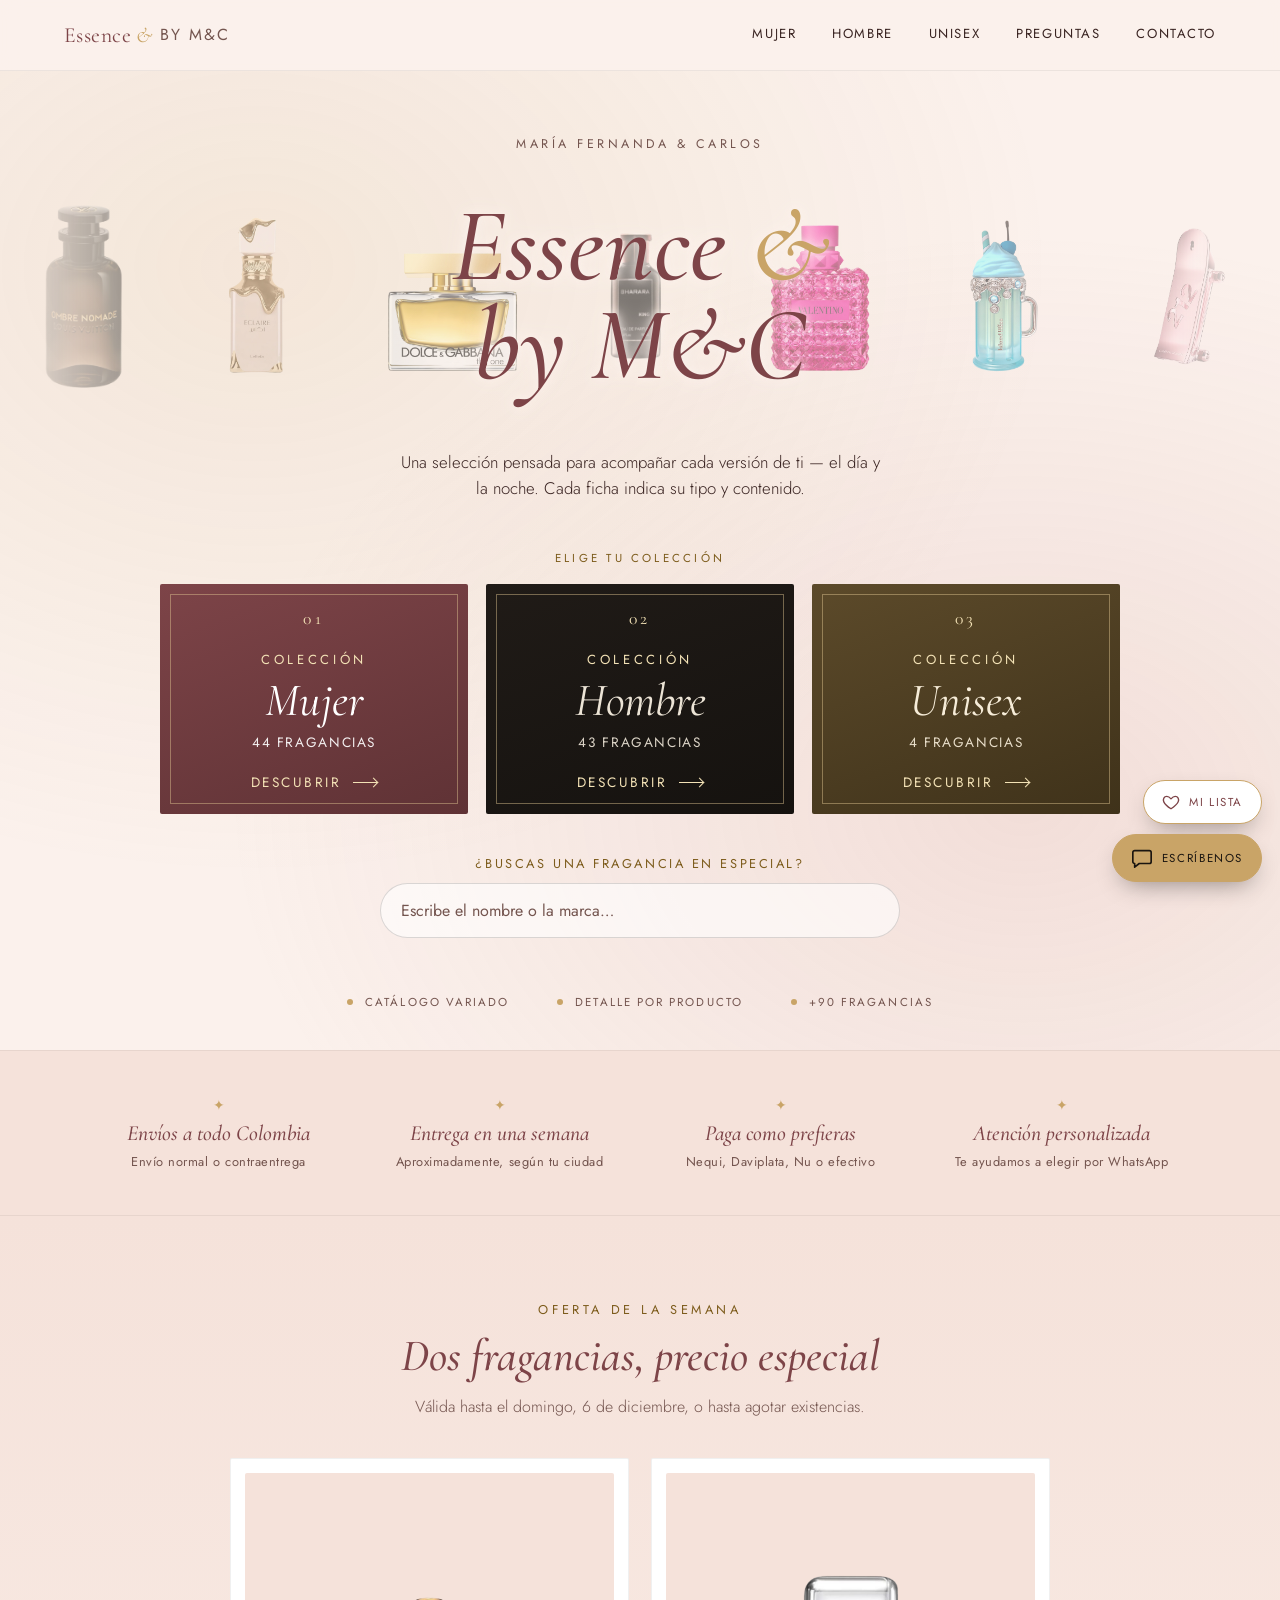
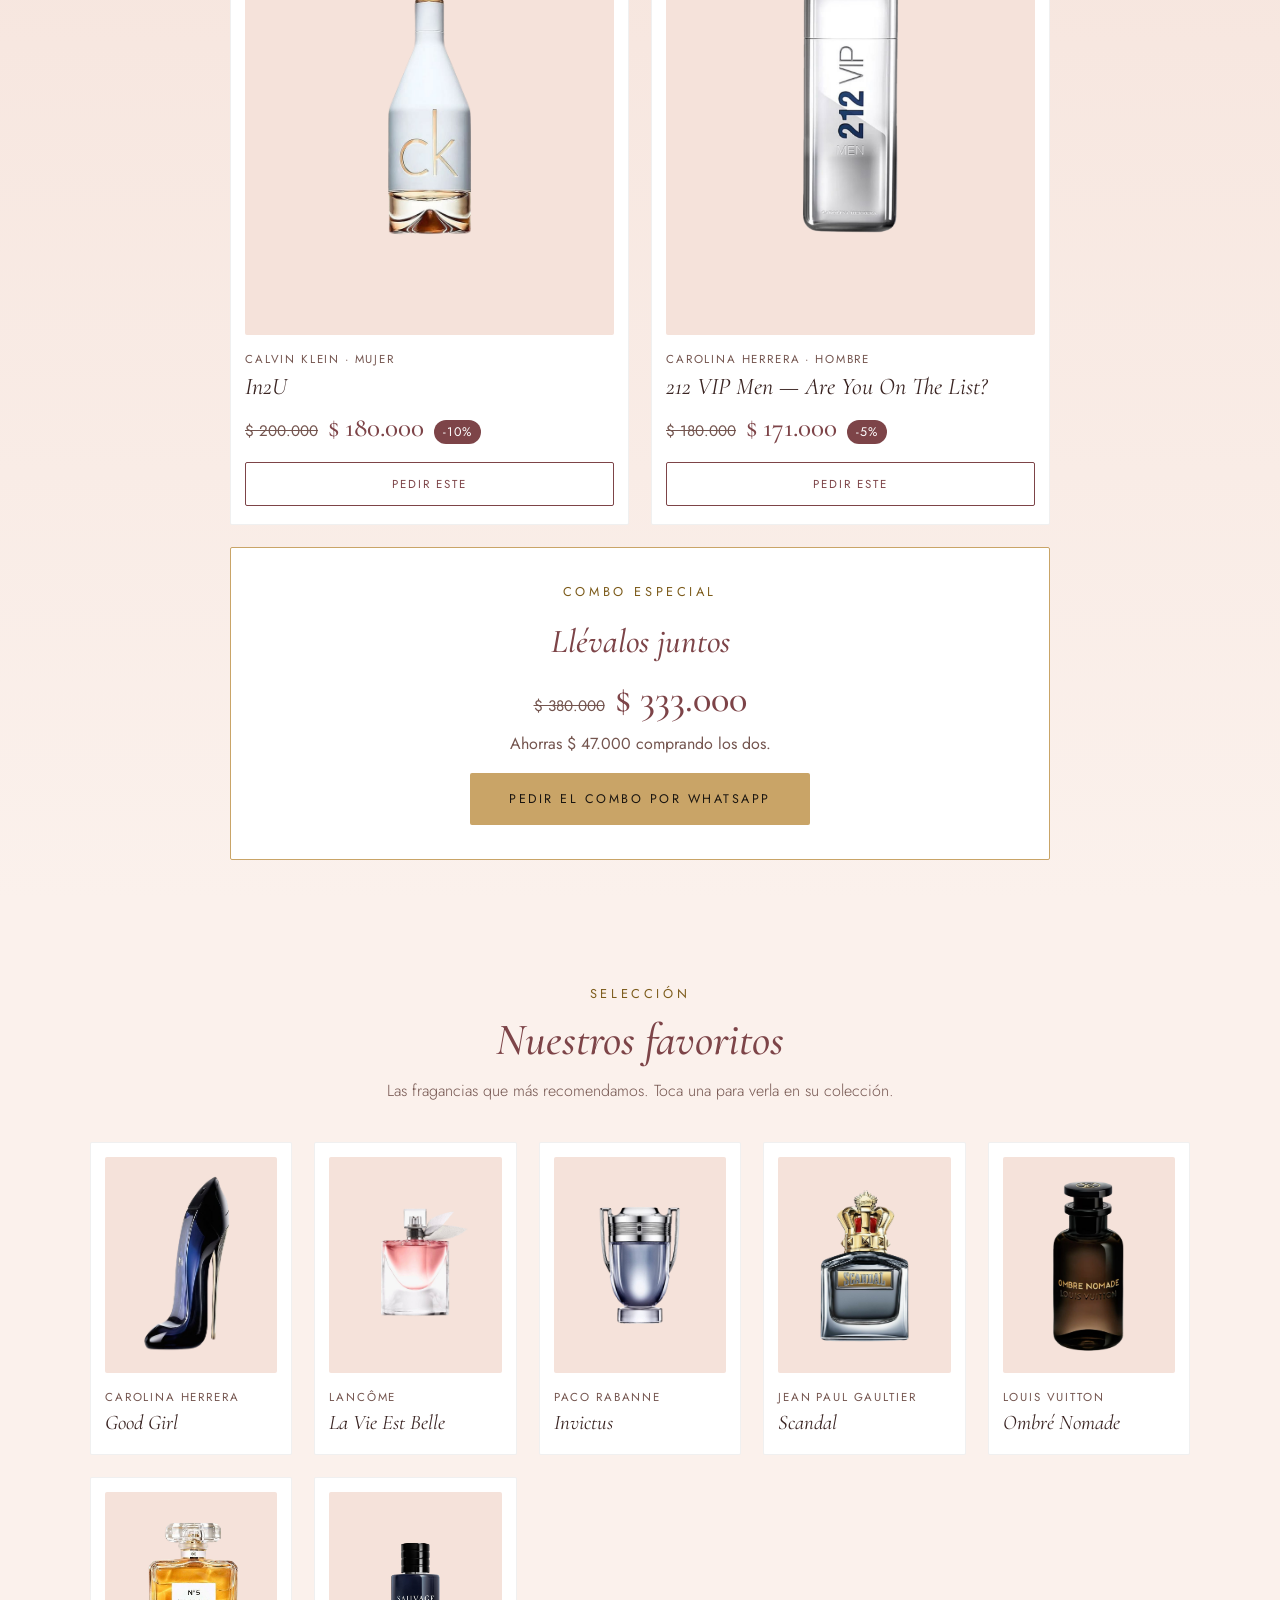
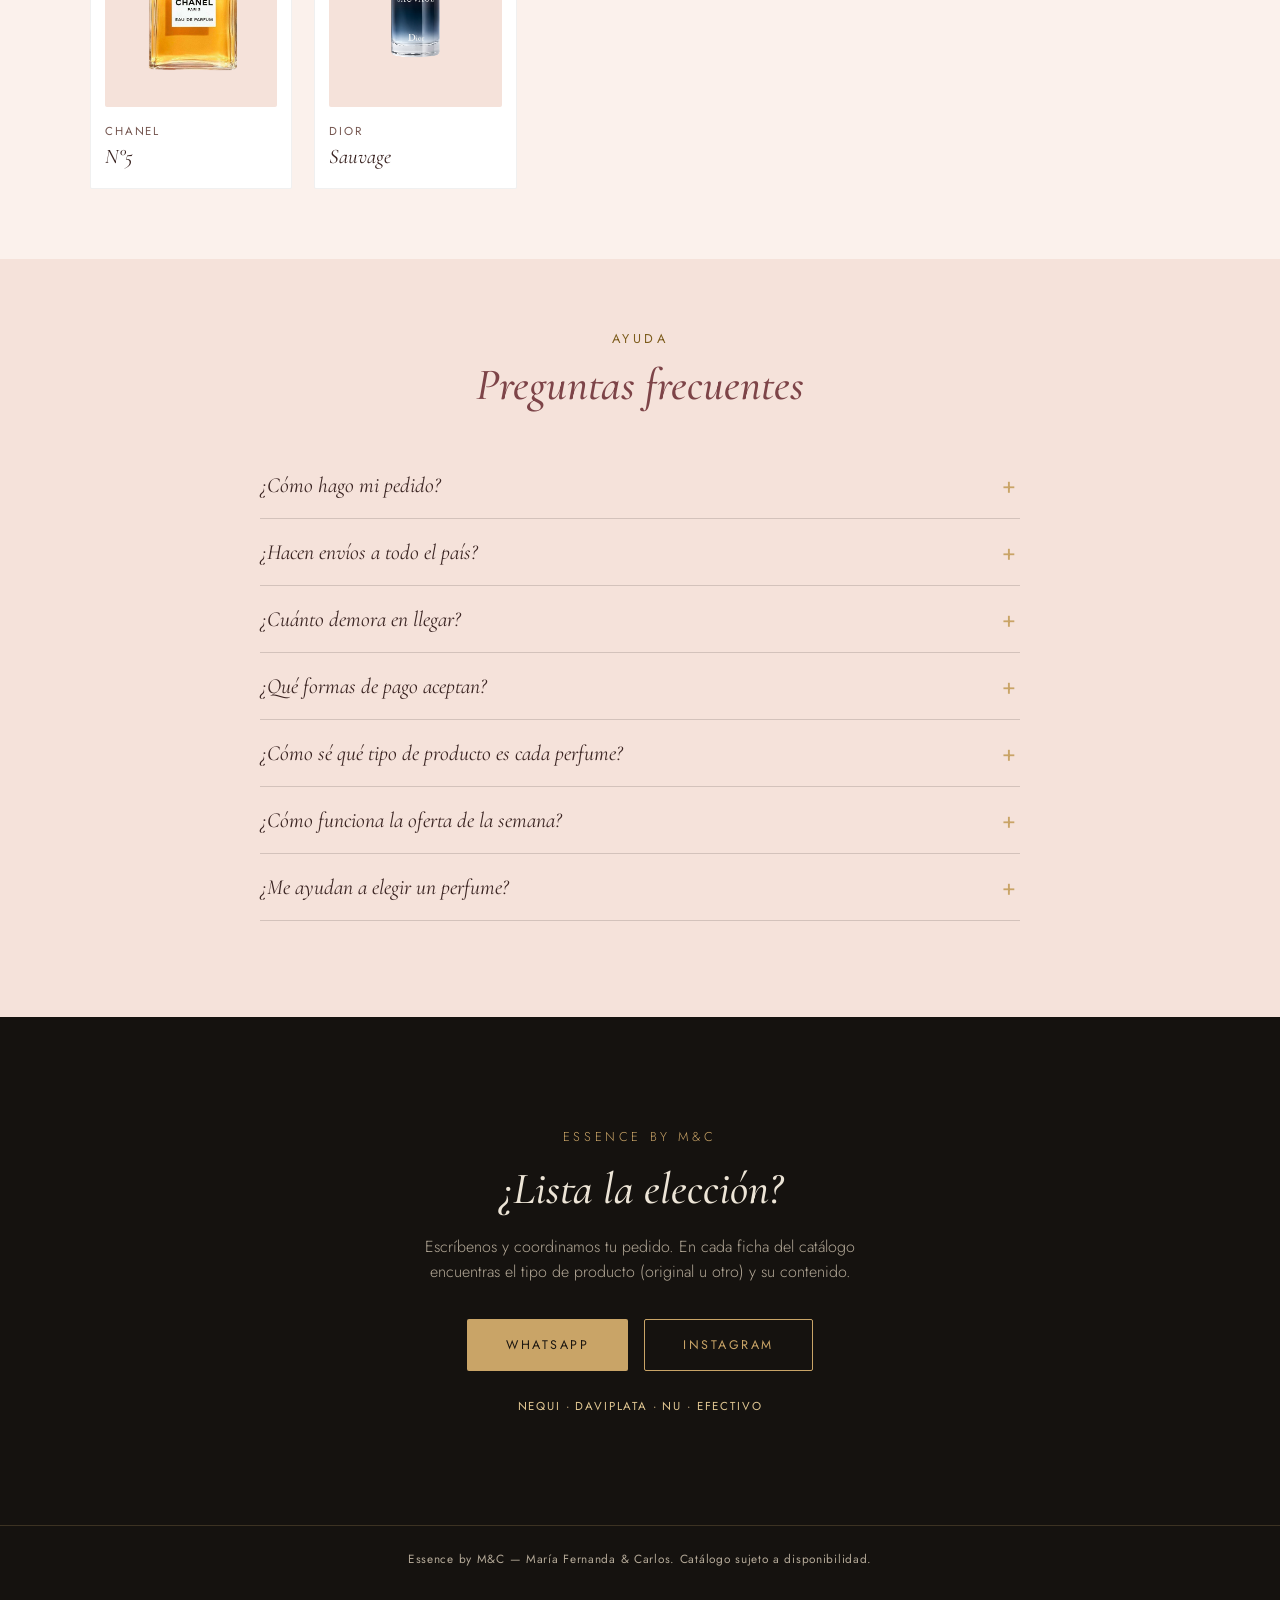
<file: index.html>
<!DOCTYPE html>
<html lang="es">
<head>
<meta charset="UTF-8">
<meta name="viewport" content="width=device-width, initial-scale=1.0">
<title>Perfumes de lujo en Colombia | Essence by M&amp;C</title>
<meta name="description" content="Perfumes de lujo para mujer, hombre y unisex. Más de 90 fragancias, envíos a todo Colombia, pago contraentrega y atención personalizada por WhatsApp.">
<meta property="og:type" content="website">
<meta property="og:site_name" content="Essence by M&amp;C">
<meta property="og:locale" content="es_CO">
<meta property="og:title" content="Perfumes de lujo en Colombia | Essence by M&amp;C">
<meta property="og:description" content="Perfumes de lujo para mujer, hombre y unisex. Envíos a todo Colombia, pago contraentrega y atención personalizada por WhatsApp.">
<meta property="og:image" content="https://essencebymc.github.io/EssenceByMC/img/og-portada.png">
<meta property="og:image:width" content="1200">
<meta property="og:image:height" content="630">
<meta name="twitter:card" content="summary_large_image">
<link rel="preconnect" href="https://fonts.googleapis.com">
<link rel="preconnect" href="https://fonts.gstatic.com" crossorigin>
<link href="https://fonts.googleapis.com/css2?family=Cormorant:ital,wght@0,400;0,500;0,600;1,400&family=Jost:wght@300;400;500;600&display=swap" rel="stylesheet">
<link rel="stylesheet" href="css/styles.css">
<script type="application/ld+json">
{"@context":"https://schema.org","@type":"Organization","name":"Essence by M&C","url":"https://essencebymc.github.io/EssenceByMC/","logo":"https://essencebymc.github.io/EssenceByMC/img/og-portada.png","sameAs":["https://instagram.com/essence_bymc"],"contactPoint":{"@type":"ContactPoint","telephone":"+573011754725","contactType":"customer service","areaServed":"CO","availableLanguage":"Spanish"}}
</script>
</head>
<body class="theme-home">

<header class="nav">
  <a href="index.html" class="brand" aria-label="Essence by M&amp;C — inicio">Essence <span class="amp">&amp;</span> <span class="brand-mc">by M&amp;C</span></a>
  <nav class="nav-links" aria-label="Principal">
    <a href="mujer.html">Mujer</a>
    <a href="hombre.html">Hombre</a>
    <a href="unisex.html">Unisex</a>
    <a href="#preguntas">Preguntas</a>
    <a href="#contacto">Contacto</a>
  </nav>
</header>

<main>

  <!-- INTRODUCCIÓN -->
  <section class="hero">
    <div class="hero-inner">
      <p class="hero-eyebrow">María Fernanda &amp; Carlos</p>
      <div class="hero-title-wrap">
        <!-- Franja animada: se llena sola con las fotos de data.js (o con nombres si aún no hay fotos) -->
        <div class="strip" id="strip" aria-hidden="true"><div class="strip-track" id="stripTrack"></div></div>
        <h1 class="hero-title">Essence <span class="amp">&amp;</span><br>by M&amp;C</h1>
      </div>
      <p class="hero-sub">Una selección pensada para acompañar cada versión de ti — el día y la noche. Cada ficha indica su tipo y contenido.</p>
    </div>

    <p class="doors-label">Elige tu colección</p>
    <div class="doors">
      <a class="door door-mujer" href="mujer.html">
        <span class="door-num" aria-hidden="true">01</span>
        <span class="door-body">
          <span class="door-eyebrow">Colección</span>
          <span class="door-name">Mujer</span>
          <span class="door-meta" data-count="mujer"></span>
        </span>
        <span class="door-go"><span>Descubrir</span><i class="door-line" aria-hidden="true"></i></span>
      </a>
      <a class="door door-hombre" href="hombre.html">
        <span class="door-num" aria-hidden="true">02</span>
        <span class="door-body">
          <span class="door-eyebrow">Colección</span>
          <span class="door-name">Hombre</span>
          <span class="door-meta" data-count="hombre"></span>
        </span>
        <span class="door-go"><span>Descubrir</span><i class="door-line" aria-hidden="true"></i></span>
      </a>
      <a class="door door-unisex" href="unisex.html">
        <span class="door-num" aria-hidden="true">03</span>
        <span class="door-body">
          <span class="door-eyebrow">Colección</span>
          <span class="door-name">Unisex</span>
          <span class="door-meta" data-count="unisex"></span>
        </span>
        <span class="door-go"><span>Descubrir</span><i class="door-line" aria-hidden="true"></i></span>
      </a>
    </div>

    <form class="buscador" id="buscadorForm" role="search" autocomplete="off">
      <label for="buscadorGeneral" class="buscador-label">¿Buscas una fragancia en especial?</label>
      <input type="search" id="buscadorGeneral" placeholder="Escribe el nombre o la marca…" aria-controls="buscadorResultados" aria-expanded="false">
      <ul class="buscador-resultados" id="buscadorResultados" hidden></ul>
    </form>

    <div class="hero-badges">
      <span>Catálogo variado</span>
      <span>Detalle por producto</span>
      <span data-total>+60 fragancias</span>
    </div>
  </section>

  <!-- CONFIANZA -->
  <section class="trust" aria-label="Cómo compras con nosotros">
    <ul class="trust-list">
      <li>
        <span class="trust-mark" aria-hidden="true">✦</span>
        <strong>Envíos a todo Colombia</strong>
        <span>Envío normal o contraentrega</span>
      </li>
      <li>
        <span class="trust-mark" aria-hidden="true">✦</span>
        <strong>Entrega en una semana</strong>
        <span>Aproximadamente, según tu ciudad</span>
      </li>
      <li>
        <span class="trust-mark" aria-hidden="true">✦</span>
        <strong>Paga como prefieras</strong>
        <span>Nequi, Daviplata, Nu o efectivo</span>
      </li>
      <li>
        <span class="trust-mark" aria-hidden="true">✦</span>
        <strong>Atención personalizada</strong>
        <span>Te ayudamos a elegir por WhatsApp</span>
      </li>
    </ul>
  </section>

  <!-- OFERTA DE LA SEMANA (cambia sola cada lunes; se arma en js/script.js) -->
  <section id="oferta" class="oferta" aria-labelledby="ofertaTitulo" hidden>
    <div class="section-head">
      <p class="eyebrow">Oferta de la semana</p>
      <h2 id="ofertaTitulo">Dos fragancias, precio especial</h2>
      <p id="ofertaVigencia"></p>
    </div>
    <div class="oferta-grid" id="ofertaGrid"></div>
  </section>

  <!-- NUESTROS FAVORITOS (se llena solo con las fragancias marcadas destacado: true en data.js) -->
  <section id="favoritos" class="favoritos">
    <div class="section-head">
      <p class="eyebrow">Selección</p>
      <h2>Nuestros favoritos</h2>
      <p>Las fragancias que más recomendamos. Toca una para verla en su colección.</p>
    </div>
    <div class="top-grid" id="favoritosGrid"></div>
  </section>

  <!-- PREGUNTAS FRECUENTES -->
  <section id="preguntas" class="faq">
    <div class="section-head">
      <p class="eyebrow">Ayuda</p>
      <h2>Preguntas frecuentes</h2>
    </div>
    <div class="faq-list">
      <details>
        <summary>¿Cómo hago mi pedido?</summary>
        <p>Elige tu fragancia en el catálogo y pulsa «Pedir por WhatsApp»: se abre un chat con el mensaje ya escrito. Si quieres varias, toca el corazón en cada una y envíanos tu lista completa desde «Mi lista». Luego coordinamos contigo todo el pedido.</p>
      </details>
      <details>
        <summary>¿Hacen envíos a todo el país?</summary>
        <p>Sí, enviamos a toda Colombia. Puedes elegir envío normal o contraentrega.</p>
      </details>
      <details>
        <summary>¿Cuánto demora en llegar?</summary>
        <p>Aproximadamente una semana. El tiempo exacto puede variar según tu ciudad; te lo confirmamos al coordinar tu pedido.</p>
      </details>
      <details>
        <summary>¿Qué formas de pago aceptan?</summary>
        <p>Recibimos pagos por Nequi, Daviplata, Nu y también en efectivo.</p>
      </details>
      <details>
        <summary>¿Cómo sé qué tipo de producto es cada perfume?</summary>
        <p>Cada ficha del catálogo indica el tipo de producto y su contenido. Si tienes dudas sobre alguna fragancia, escríbenos y te contamos todo antes de pedir.</p>
      </details>
      <details>
        <summary>¿Cómo funciona la oferta de la semana?</summary>
        <p>Cada lunes elegimos un perfume de mujer y uno de hombre con descuento, y si te llevas los dos juntos tienes un precio especial adicional. La oferta vale hasta el domingo de esa semana o hasta agotar existencias.</p>
      </details>
      <details>
        <summary>¿Me ayudan a elegir un perfume?</summary>
        <p>Claro. Cuéntanos qué aromas te gustan, si lo quieres para el día o la noche y para quién es, y te recomendamos opciones por WhatsApp. También puedes usar los filtros por notas y momento en cada colección.</p>
      </details>
    </div>
  </section>

  <!-- CONTACTO -->
  <section id="contacto" class="contact">
    <div class="contact-inner">
      <p class="eyebrow">Essence by M&amp;C</p>
      <h2>¿Lista la elección?</h2>
      <p>Escríbenos y coordinamos tu pedido. En cada ficha del catálogo encuentras el tipo de producto (original u otro) y su contenido.</p>
      <div class="contact-links">
        <a href="https://wa.me/573011754725" target="_blank" rel="noopener" class="btn btn-gold">WhatsApp</a>
        <a href="https://instagram.com/essence_bymc" target="_blank" rel="noopener" class="btn btn-outline">Instagram</a>
      </div>
      <p class="pagos">Nequi · Daviplata · Nu · Efectivo</p>
    </div>
  </section>

</main>

<footer class="footer">
  <p>Essence by M&amp;C — María Fernanda &amp; Carlos. Catálogo sujeto a disponibilidad.</p>
</footer>

<script src="js/data.js"></script>
<script src="js/script.js"></script>
</body>
</html>
</file>
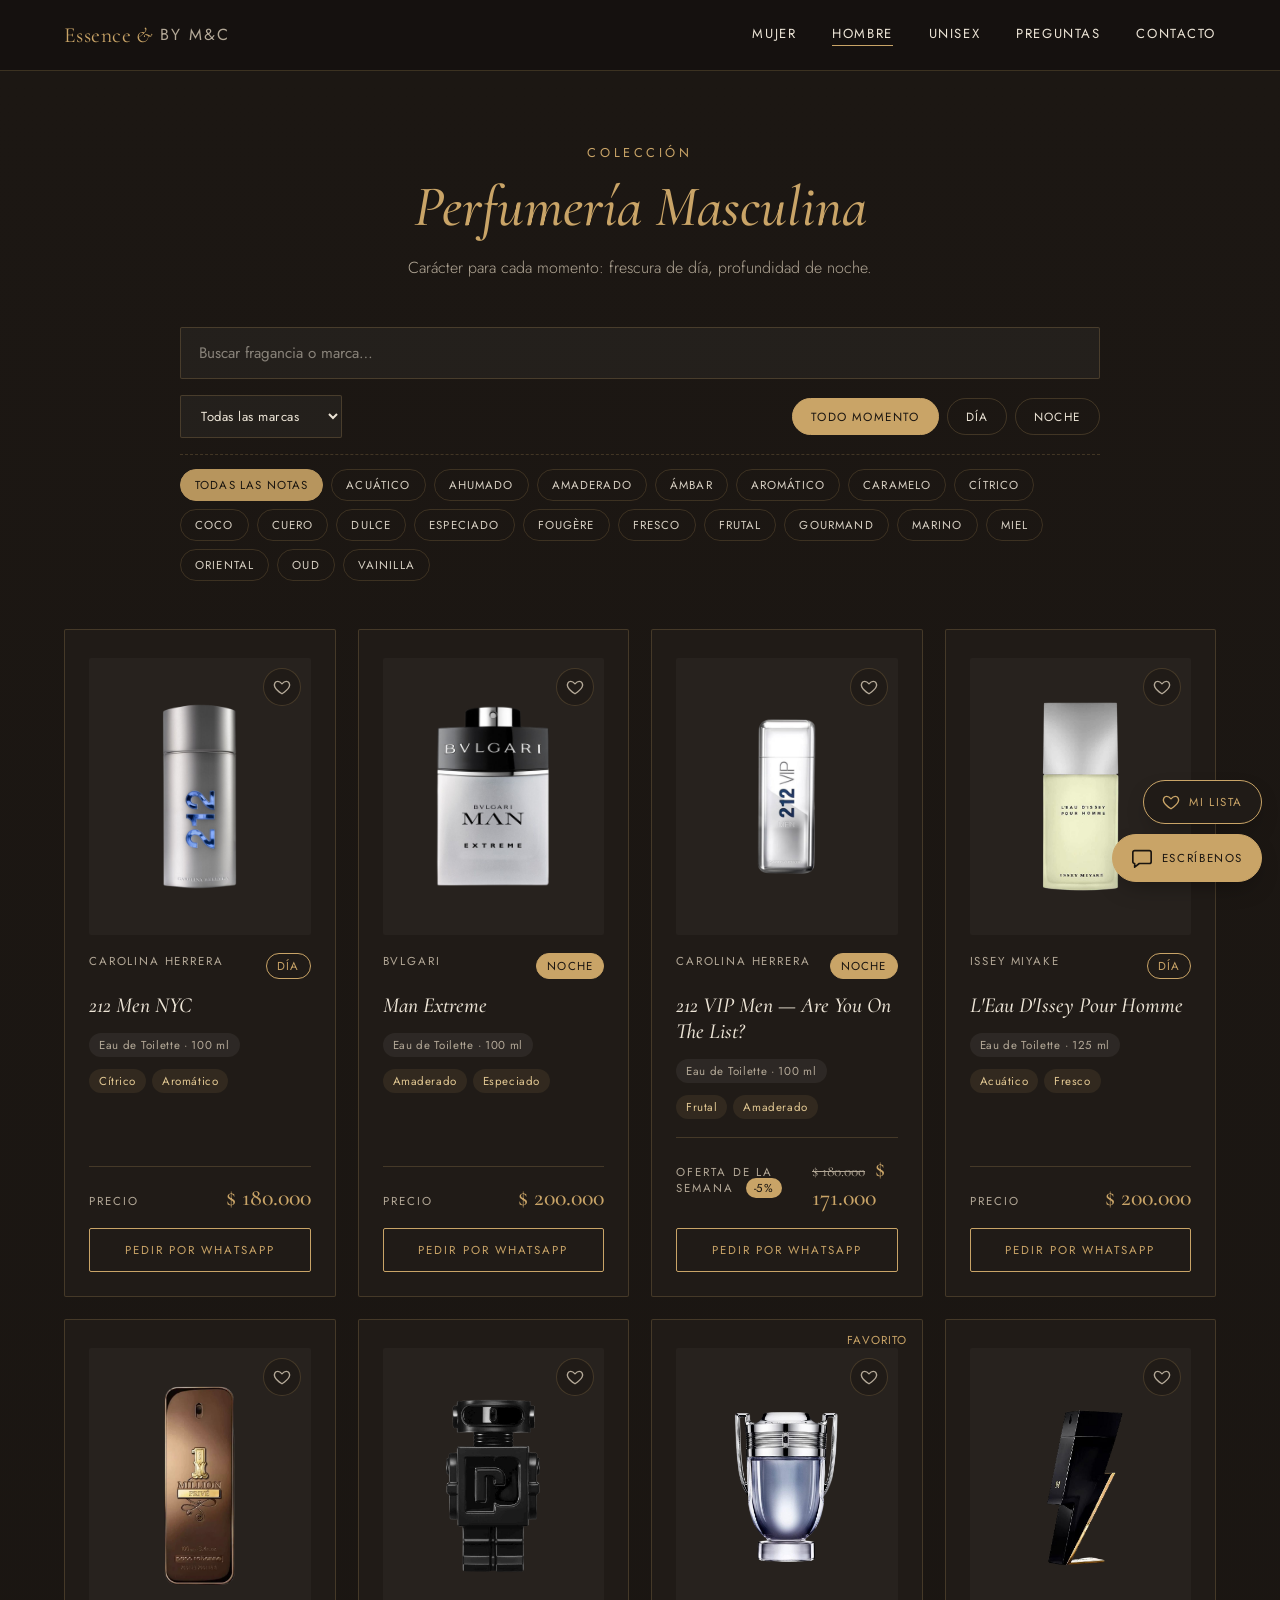
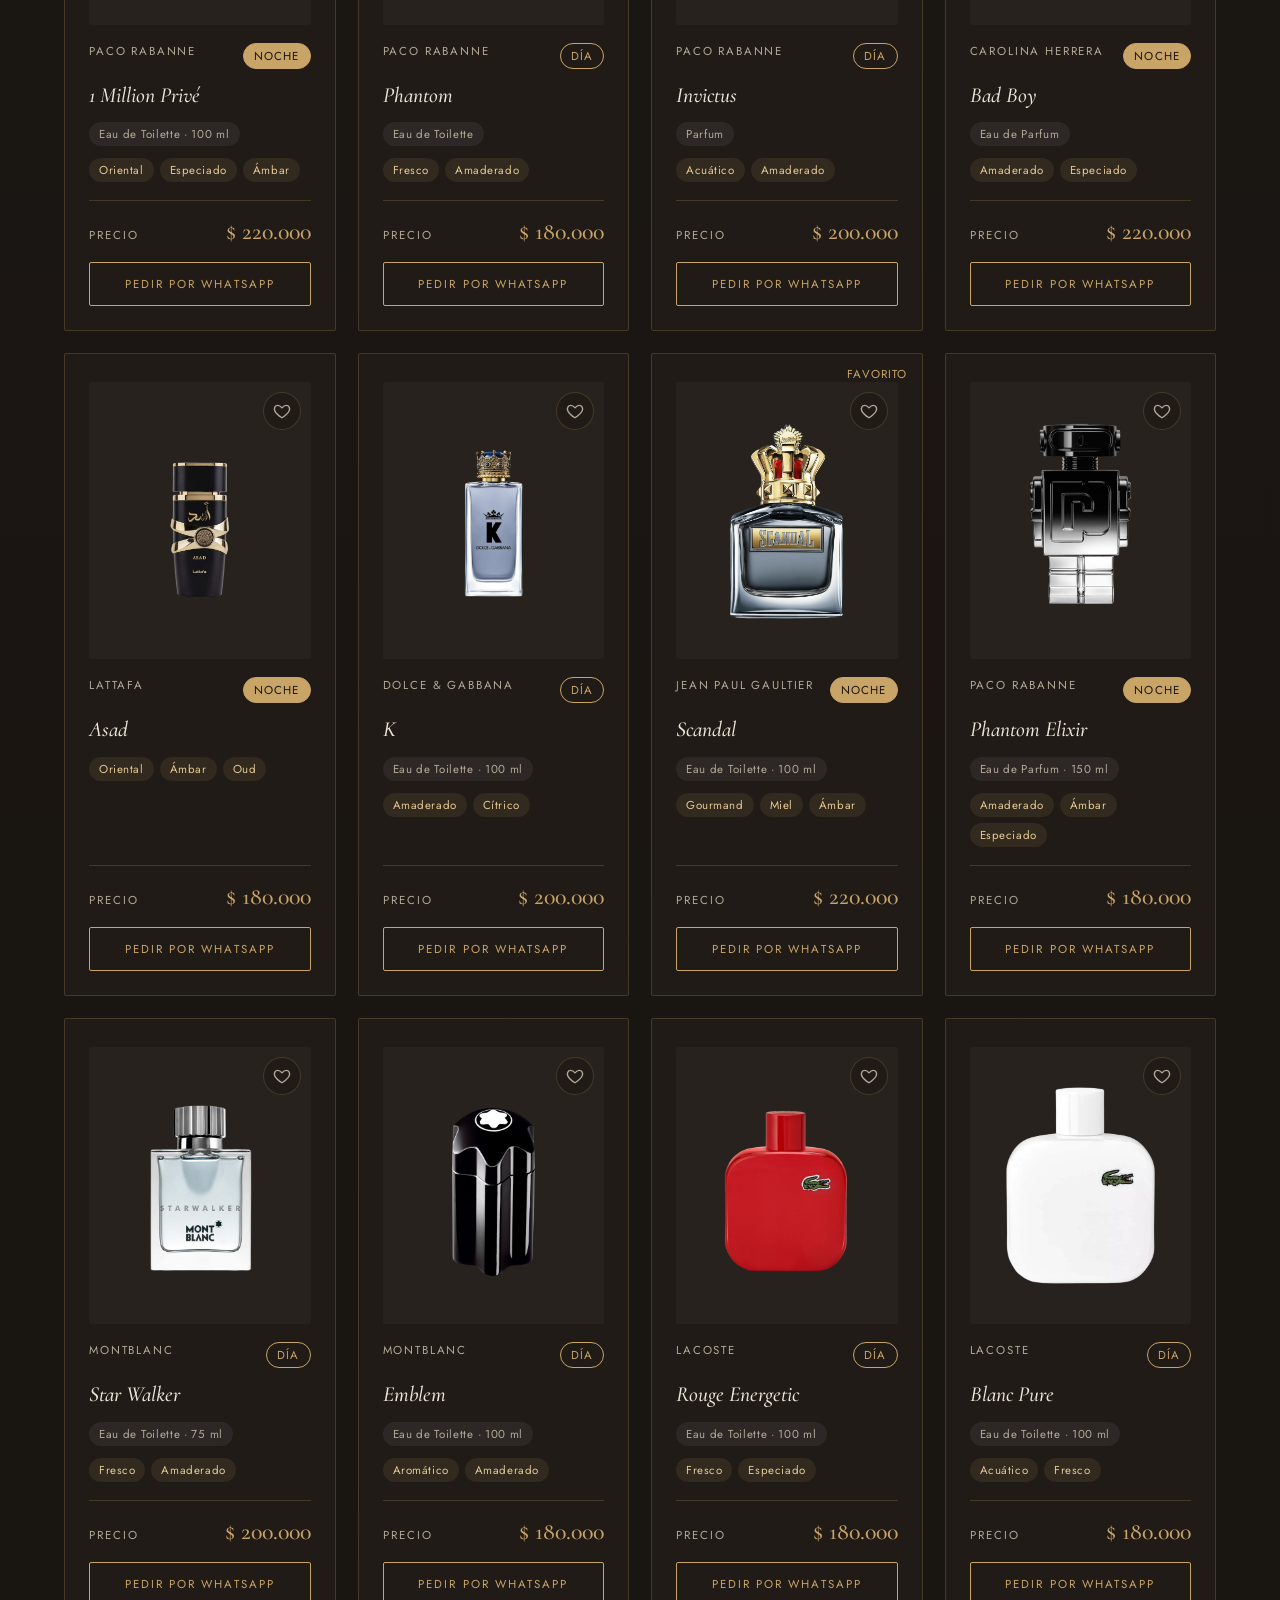
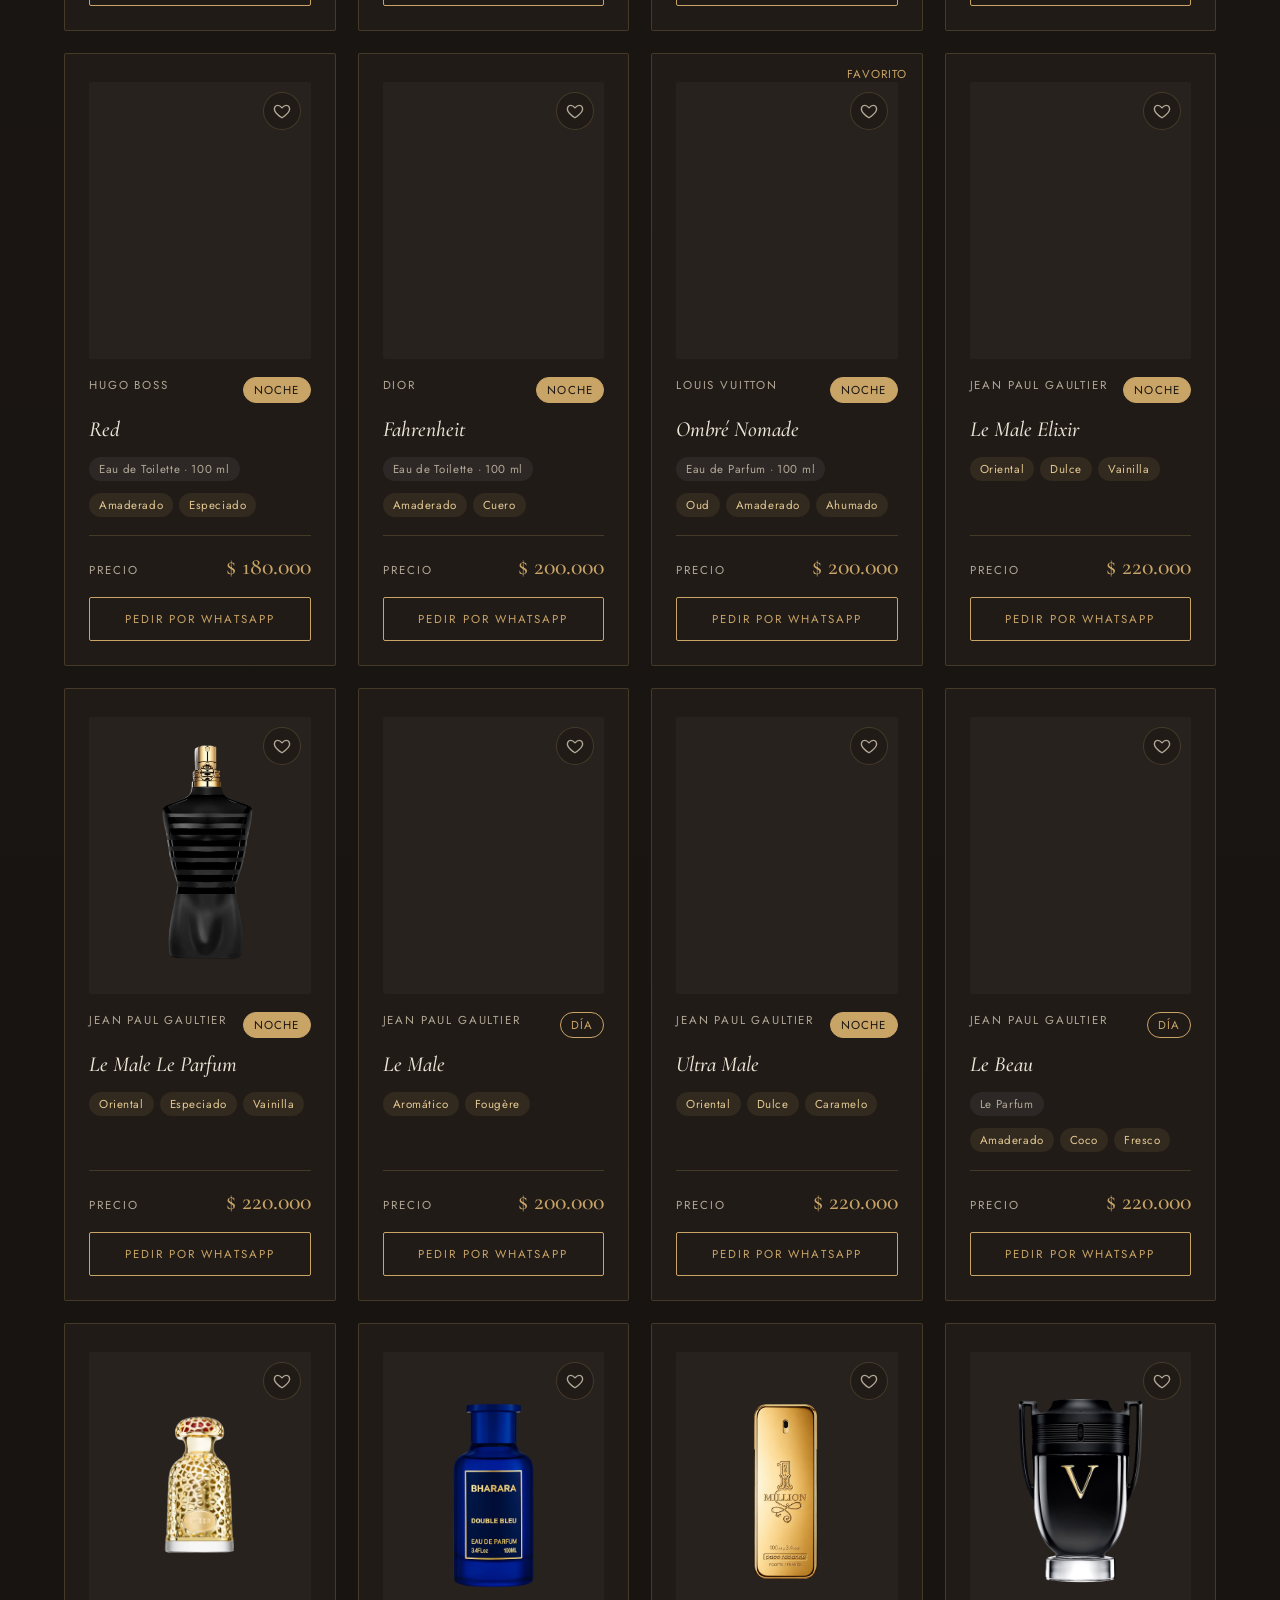
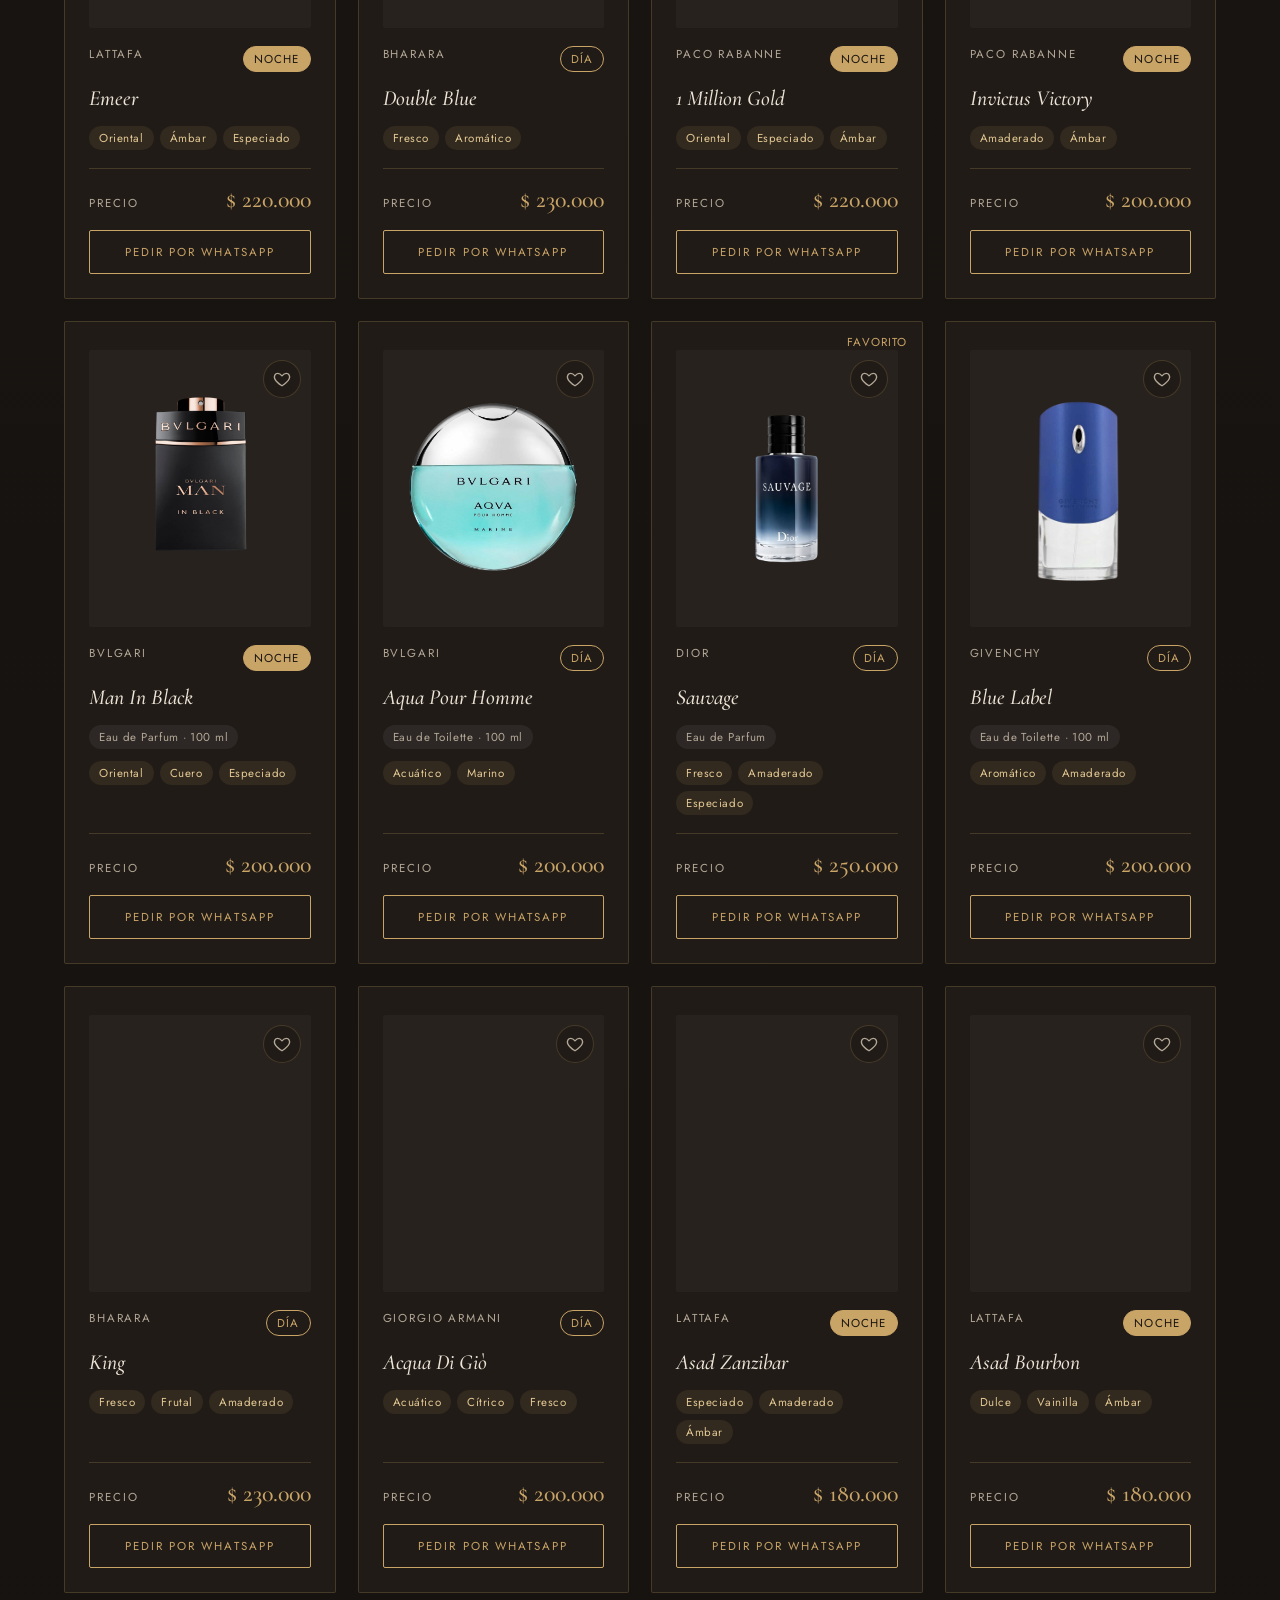
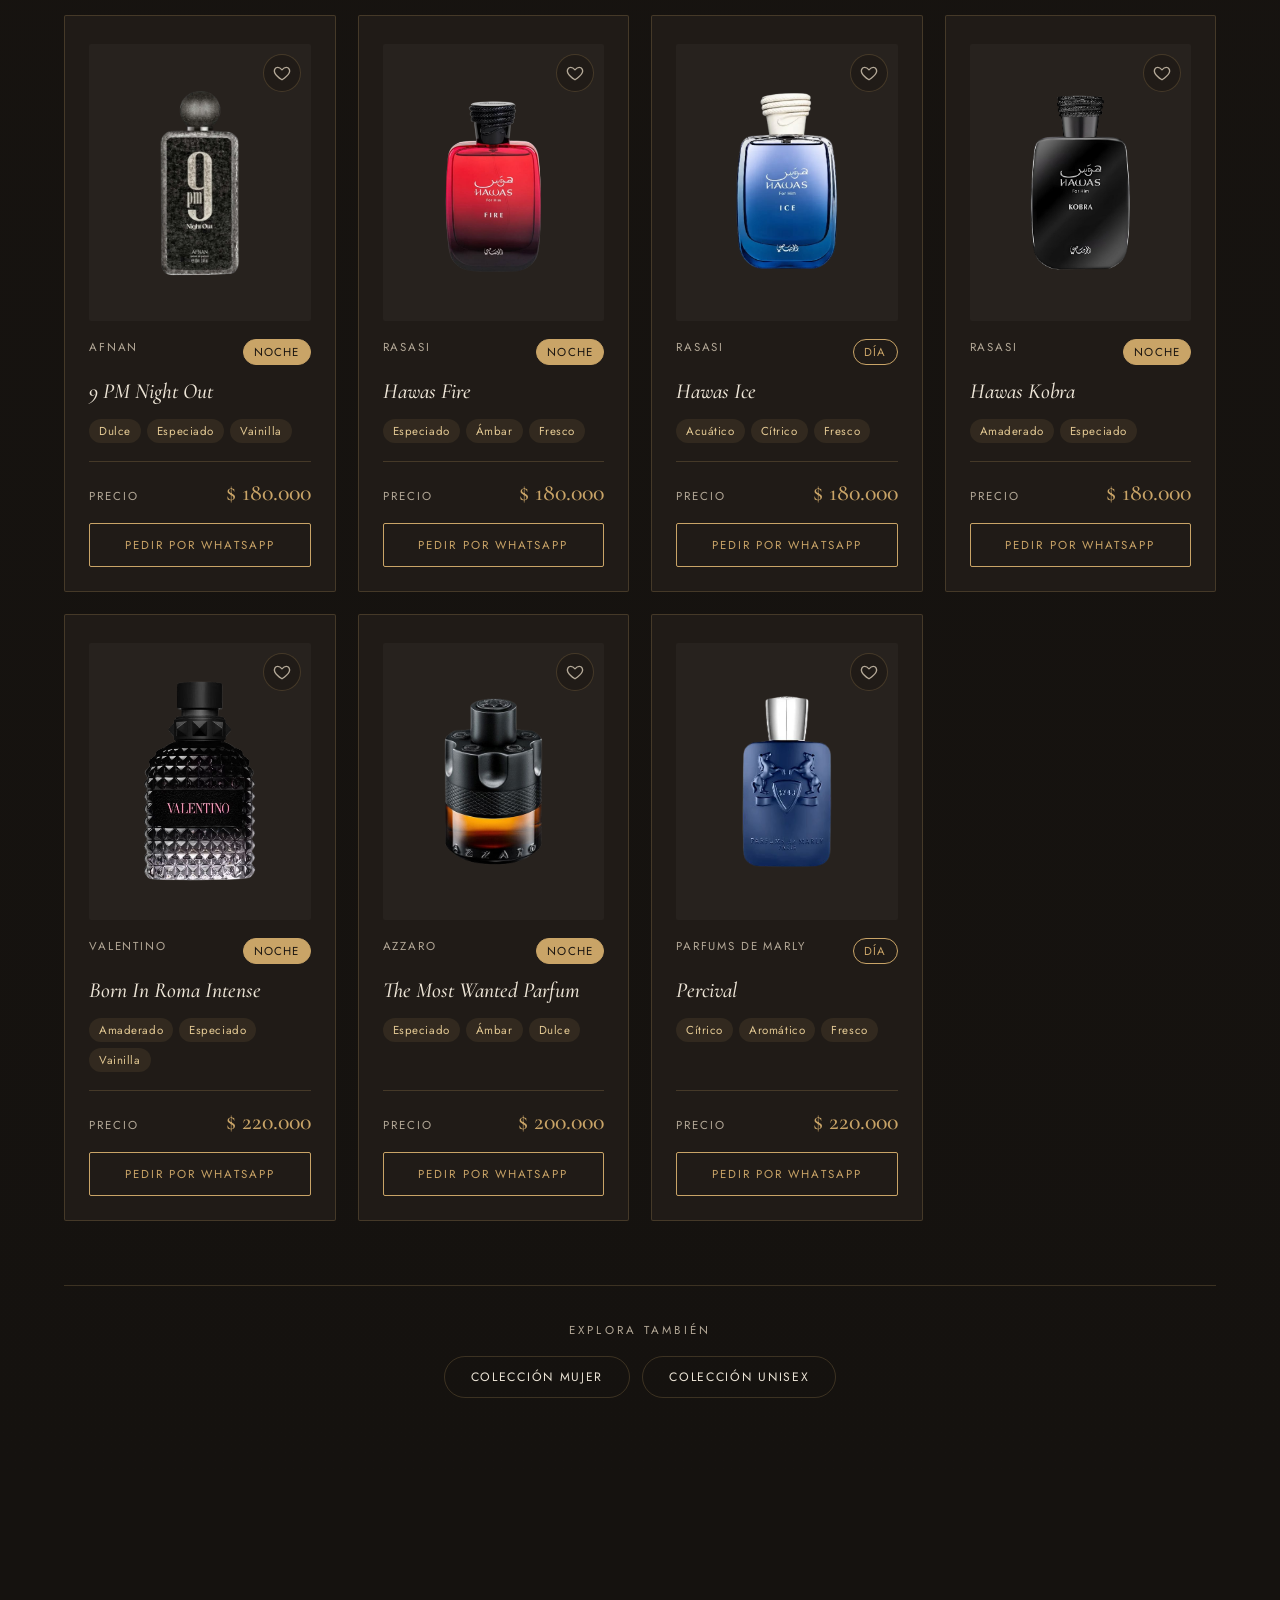
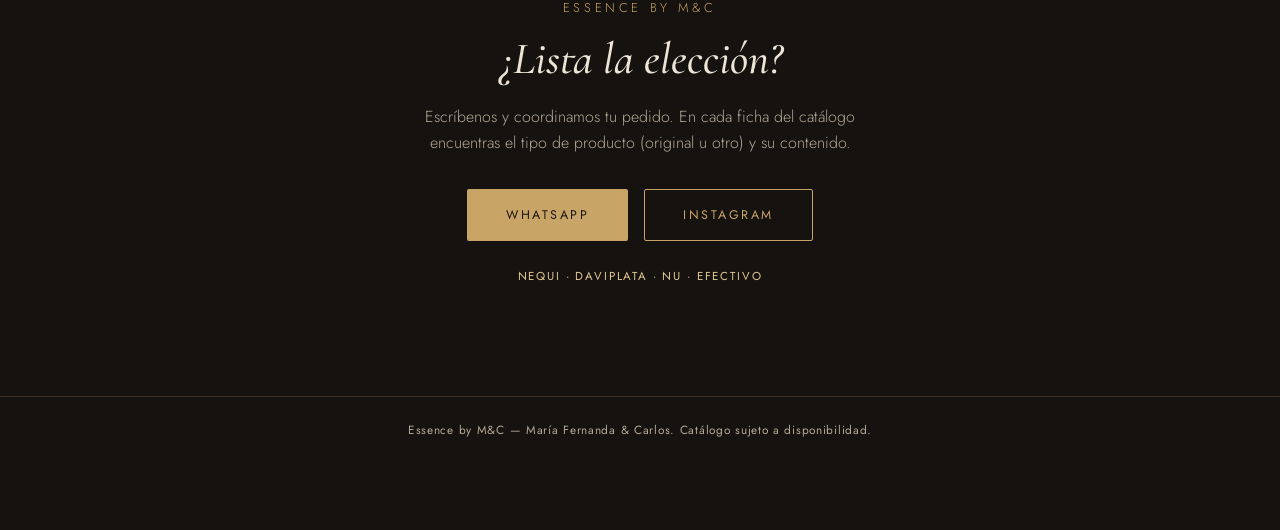
<file: hombre.html>
<!DOCTYPE html>
<html lang="es">
<head>
<meta charset="UTF-8">
<meta name="viewport" content="width=device-width, initial-scale=1.0">
<title>Perfumes para hombre en Colombia | Essence by M&amp;C</title>
<meta name="description" content="Catálogo de perfumes para hombre: Dior, Paco Rabanne, Jean Paul Gaultier, Bvlgari y más. Envíos a todo Colombia, pago contraentrega y atención personalizada.">
<meta property="og:type" content="website">
<meta property="og:site_name" content="Essence by M&amp;C">
<meta property="og:locale" content="es_CO">
<meta property="og:title" content="Perfumes para hombre en Colombia | Essence by M&amp;C">
<meta property="og:description" content="Catálogo de perfumes para hombre: Dior, Paco Rabanne, Jean Paul Gaultier, Bvlgari y más. Envíos a todo Colombia, pago contraentrega y atención personalizada.">
<meta property="og:image" content="https://essencebymc.github.io/EssenceByMC/img/og-portada.png">
<meta property="og:image:width" content="1200">
<meta property="og:image:height" content="630">
<meta name="twitter:card" content="summary_large_image">
<link rel="preconnect" href="https://fonts.googleapis.com">
<link rel="preconnect" href="https://fonts.gstatic.com" crossorigin>
<link href="https://fonts.googleapis.com/css2?family=Cormorant:ital,wght@0,400;0,500;0,600;1,400&family=Jost:wght@300;400;500;600&display=swap" rel="stylesheet">
<link rel="stylesheet" href="css/styles.css">
</head>
<body class="theme-hombre" data-genero="hombre">

<header class="nav">
  <a href="index.html" class="brand" aria-label="Essence by M&amp;C — inicio">Essence <span class="amp">&amp;</span> <span class="brand-mc">by M&amp;C</span></a>
  <nav class="nav-links" aria-label="Principal">
    <a href="mujer.html">Mujer</a>
    <a href="hombre.html" aria-current="page">Hombre</a>
    <a href="unisex.html">Unisex</a>
    <a href="index.html#preguntas">Preguntas</a>
    <a href="#contacto">Contacto</a>
  </nav>
</header>

<main>

  <section class="collection">
    <div class="collection-head">
      <p class="eyebrow">Colección</p>
      <h1>Perfumería Masculina</h1>
      <p class="collection-desc">Carácter para cada momento: frescura de día, profundidad de noche.</p>
    </div>

    <div class="filters">
      <input type="search" class="search" placeholder="Buscar fragancia o marca…" aria-label="Buscar en perfumería masculina">
      <div class="filter-row">
        <select class="filter-select" data-filter="marca" aria-label="Filtrar por marca">
          <option value="">Todas las marcas</option>
        </select>
        <div class="chip-group" data-filter="momento">
          <button class="chip active" data-value="">Todo momento</button>
          <button class="chip" data-value="dia">Día</button>
          <button class="chip" data-value="noche">Noche</button>
        </div>
      </div>
      <div class="chip-group notas-group" aria-label="Filtrar por familia olfativa"></div>
    </div>

    <h2 class="sr-only">Fragancias disponibles</h2>
    <div class="grid" id="grid"></div>
    <p class="empty-state" id="empty" hidden>No encontramos fragancias con esos filtros. Prueba con otra combinación.</p>

    <div class="explore">
      <p>Explora también</p>
      <div class="explore-links">
        <a class="pill" href="mujer.html">Colección Mujer</a>
        <a class="pill" href="unisex.html">Colección Unisex</a>
      </div>
    </div>
  </section>

  <section id="contacto" class="contact">
    <div class="contact-inner">
      <p class="eyebrow">Essence by M&amp;C</p>
      <h2>¿Lista la elección?</h2>
      <p>Escríbenos y coordinamos tu pedido. En cada ficha del catálogo encuentras el tipo de producto (original u otro) y su contenido.</p>
      <div class="contact-links">
        <a href="https://wa.me/573011754725" target="_blank" rel="noopener" class="btn btn-gold">WhatsApp</a>
        <a href="https://instagram.com/essence_bymc" target="_blank" rel="noopener" class="btn btn-outline">Instagram</a>
      </div>
      <p class="pagos">Nequi · Daviplata · Nu · Efectivo</p>
    </div>
  </section>

</main>

<footer class="footer">
  <p>Essence by M&amp;C — María Fernanda &amp; Carlos. Catálogo sujeto a disponibilidad.</p>
</footer>

<script src="js/data.js"></script>
<script src="js/script.js"></script>
</body>
</html>
</file>
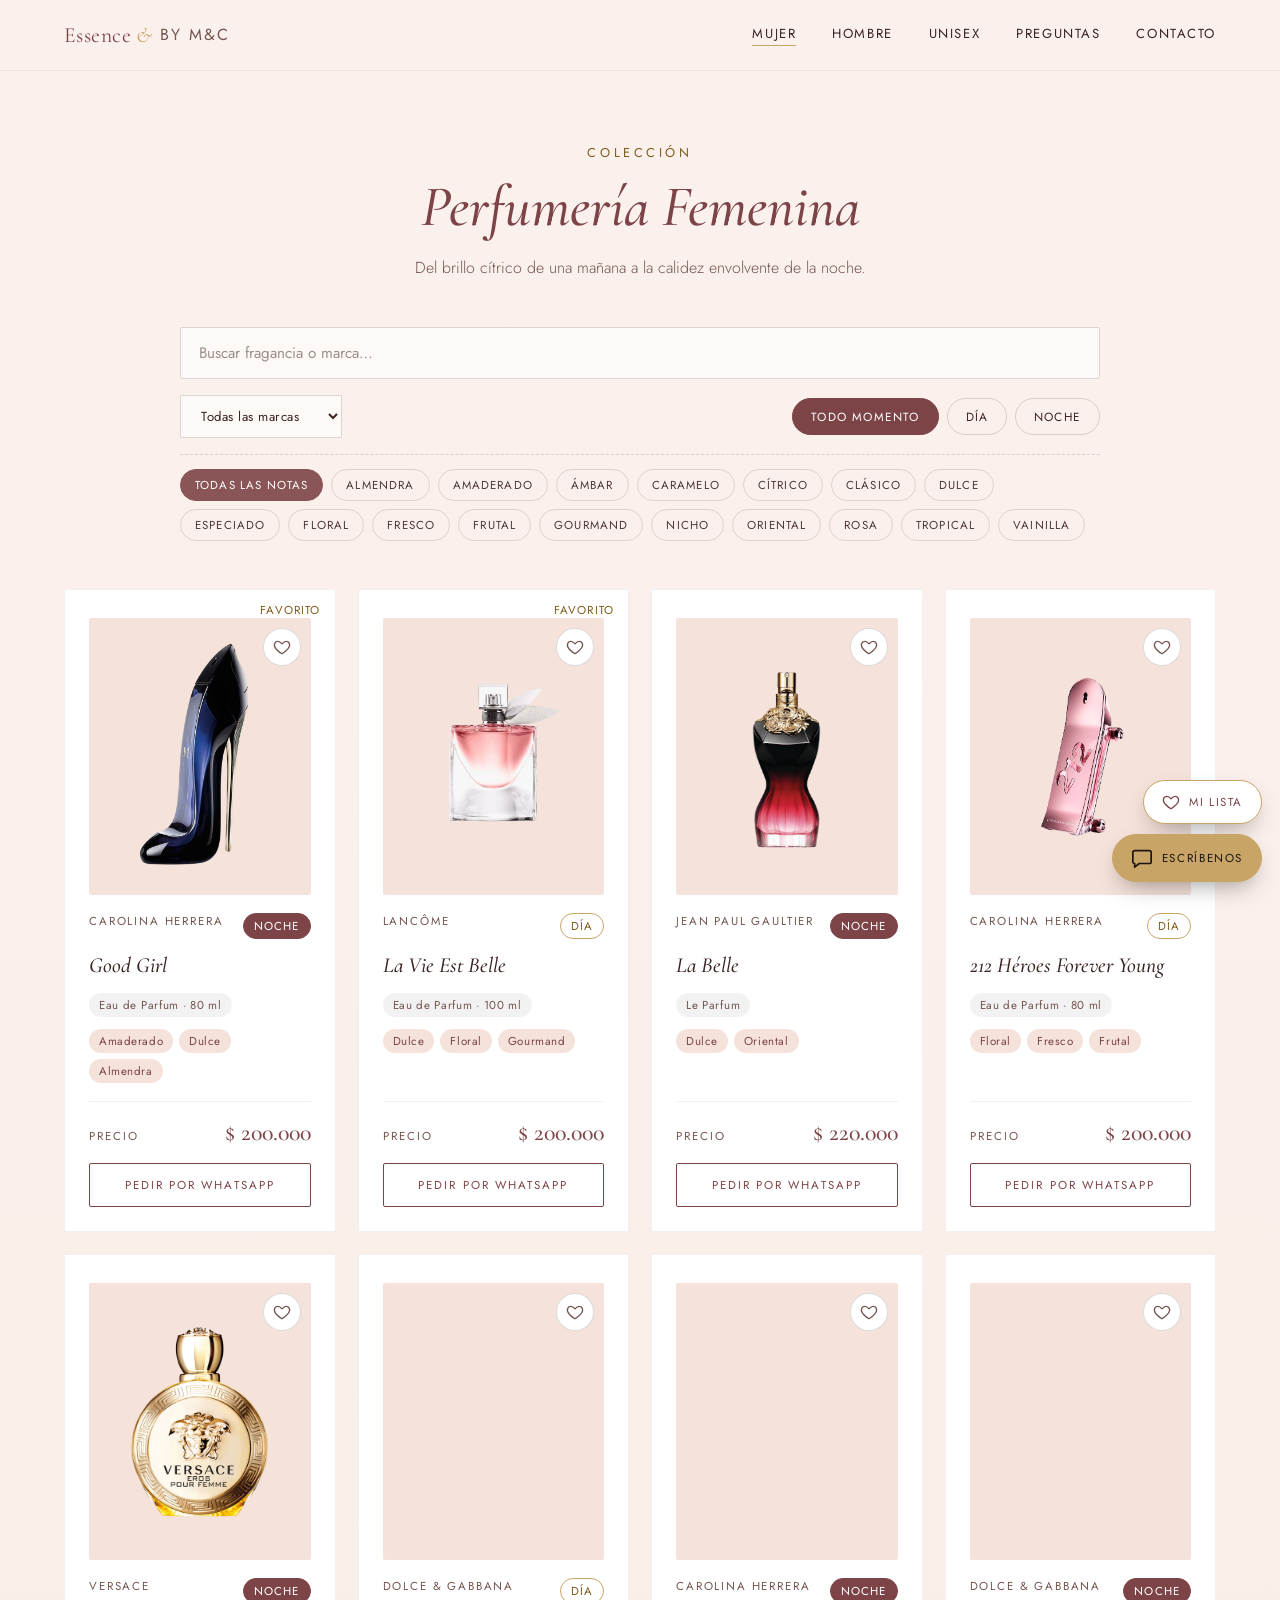
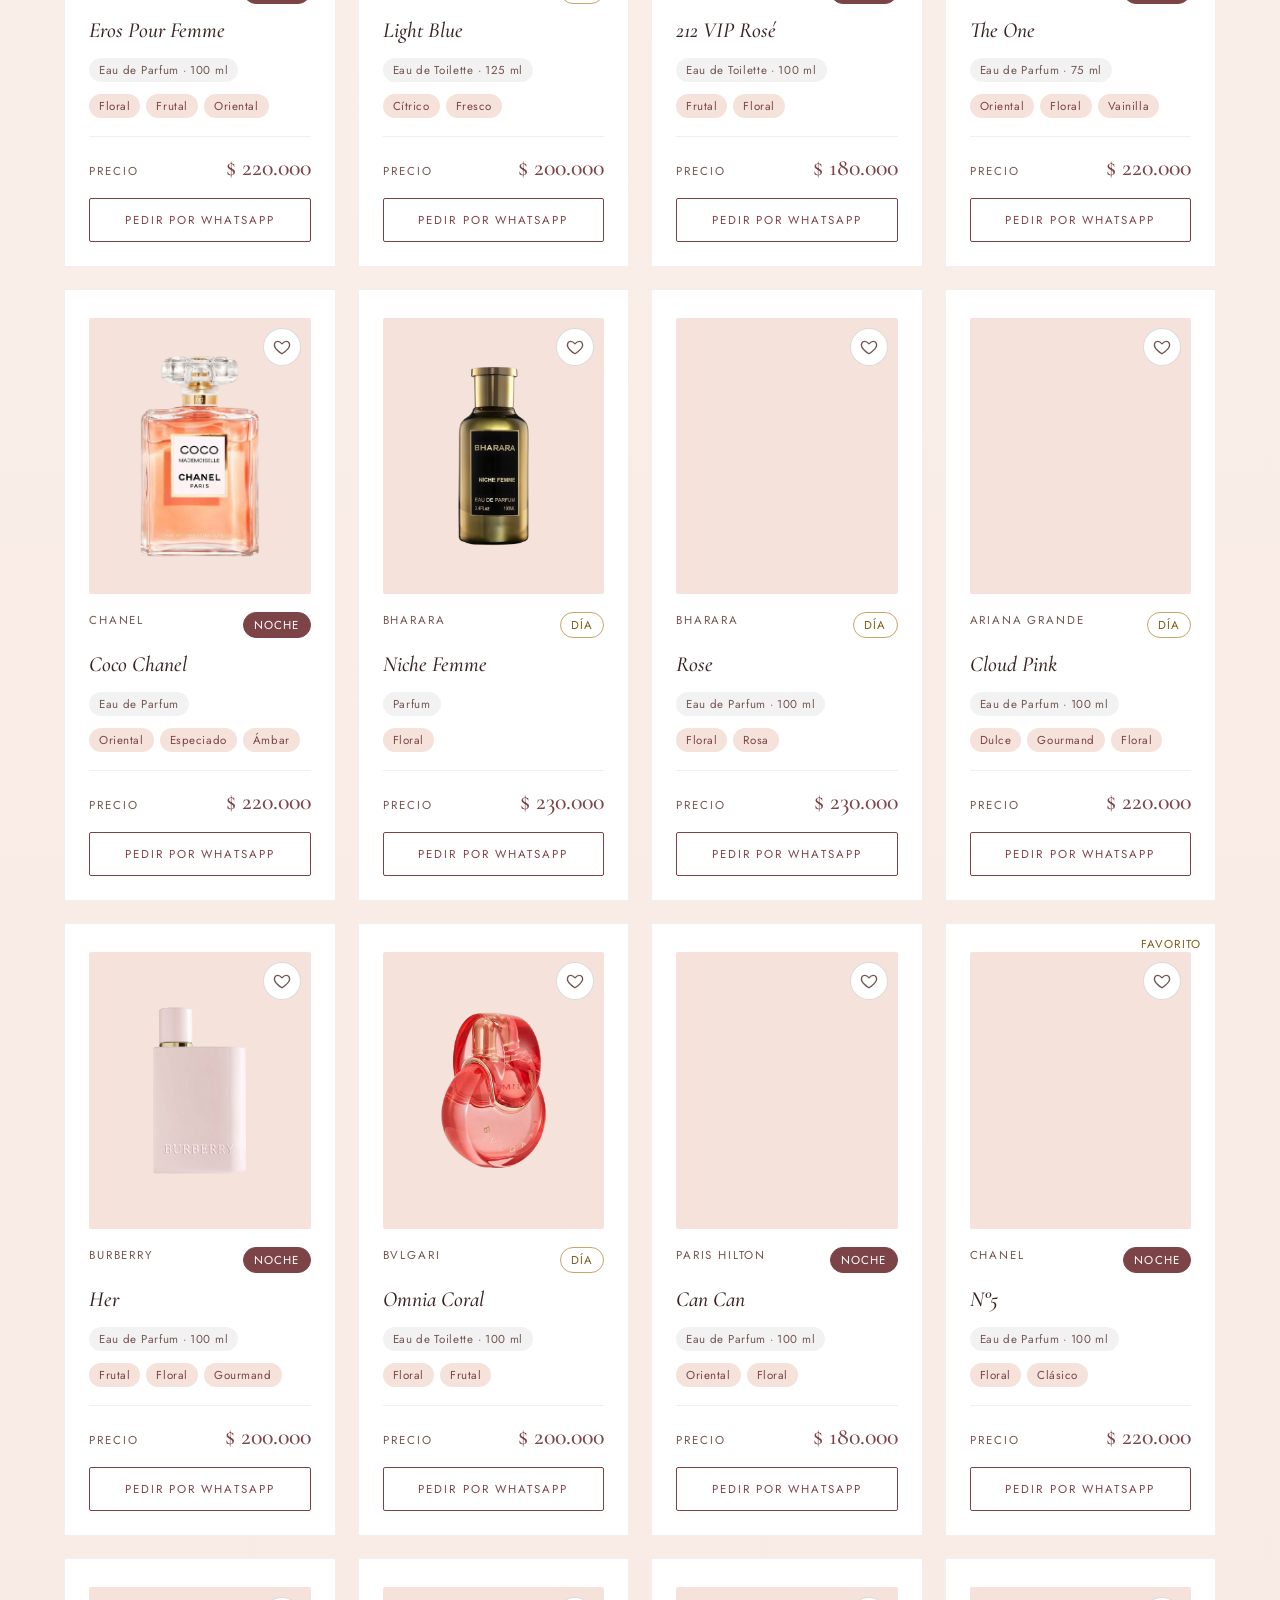
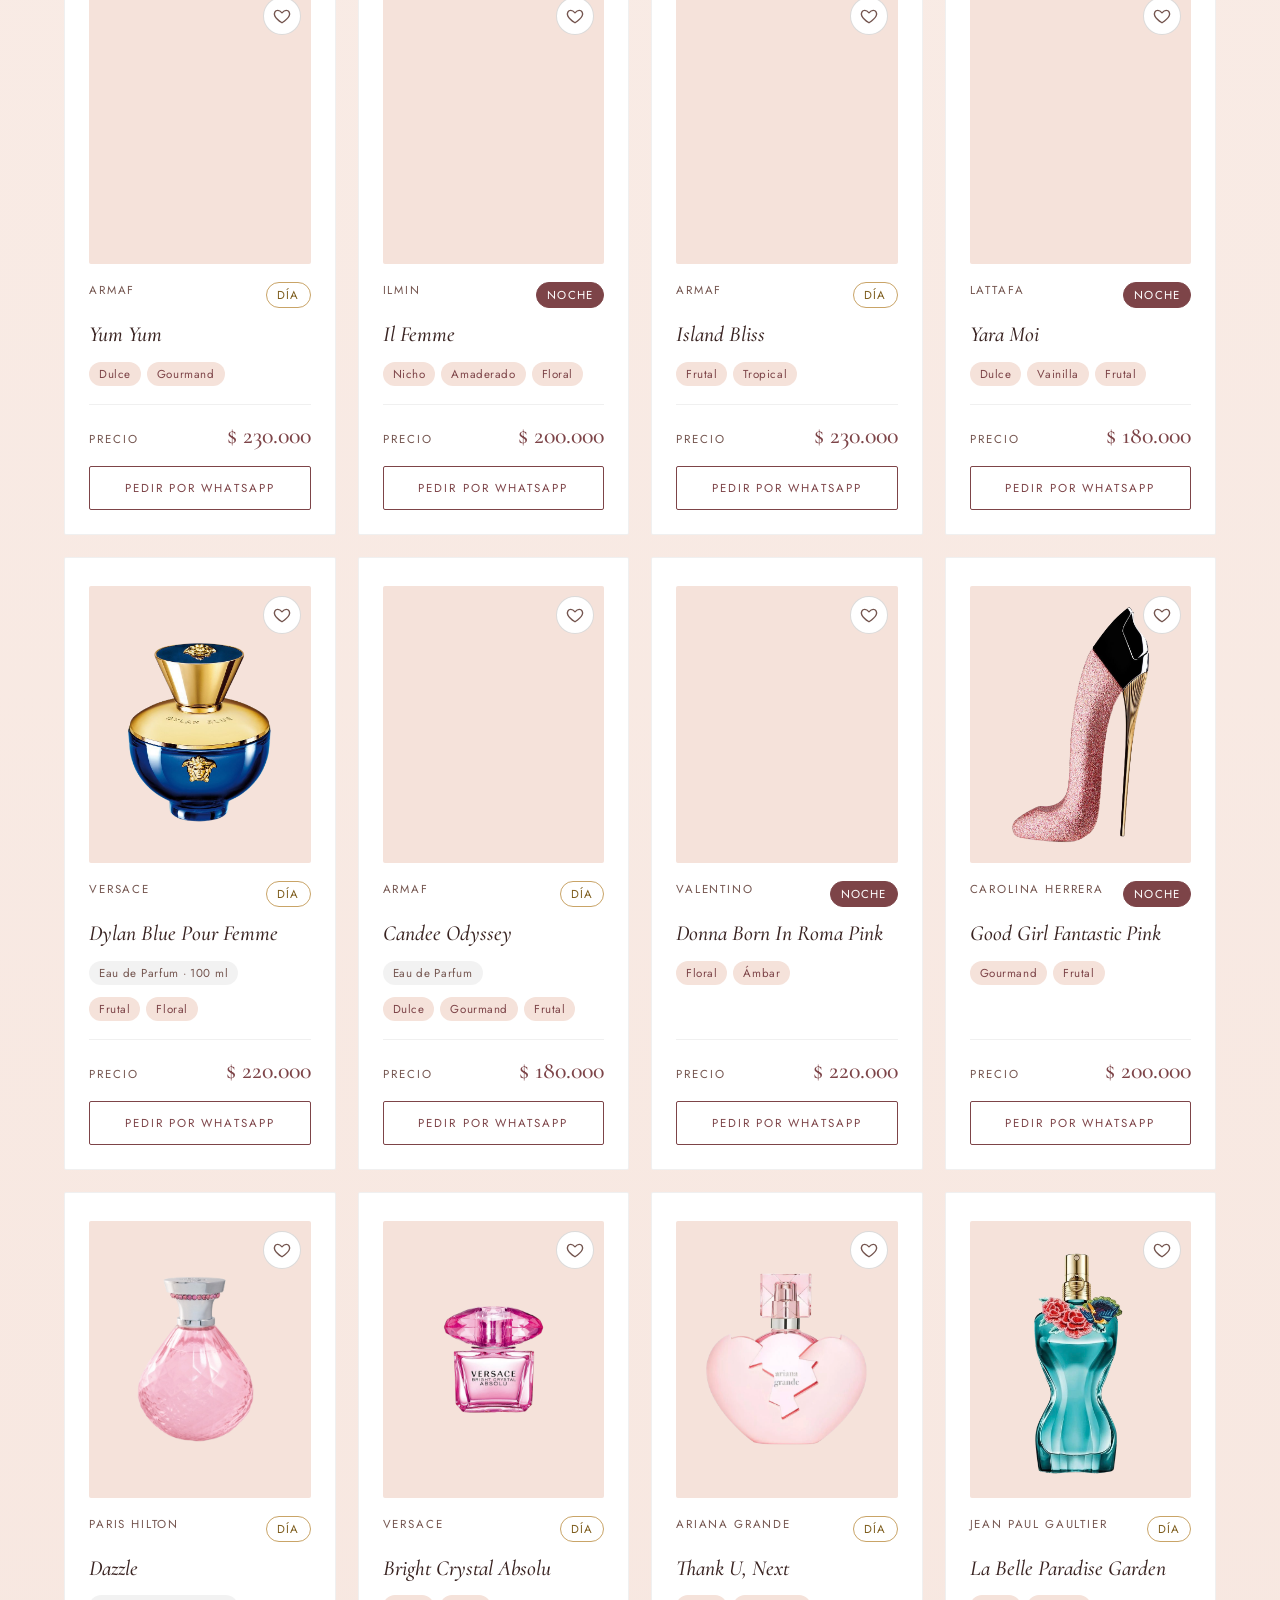
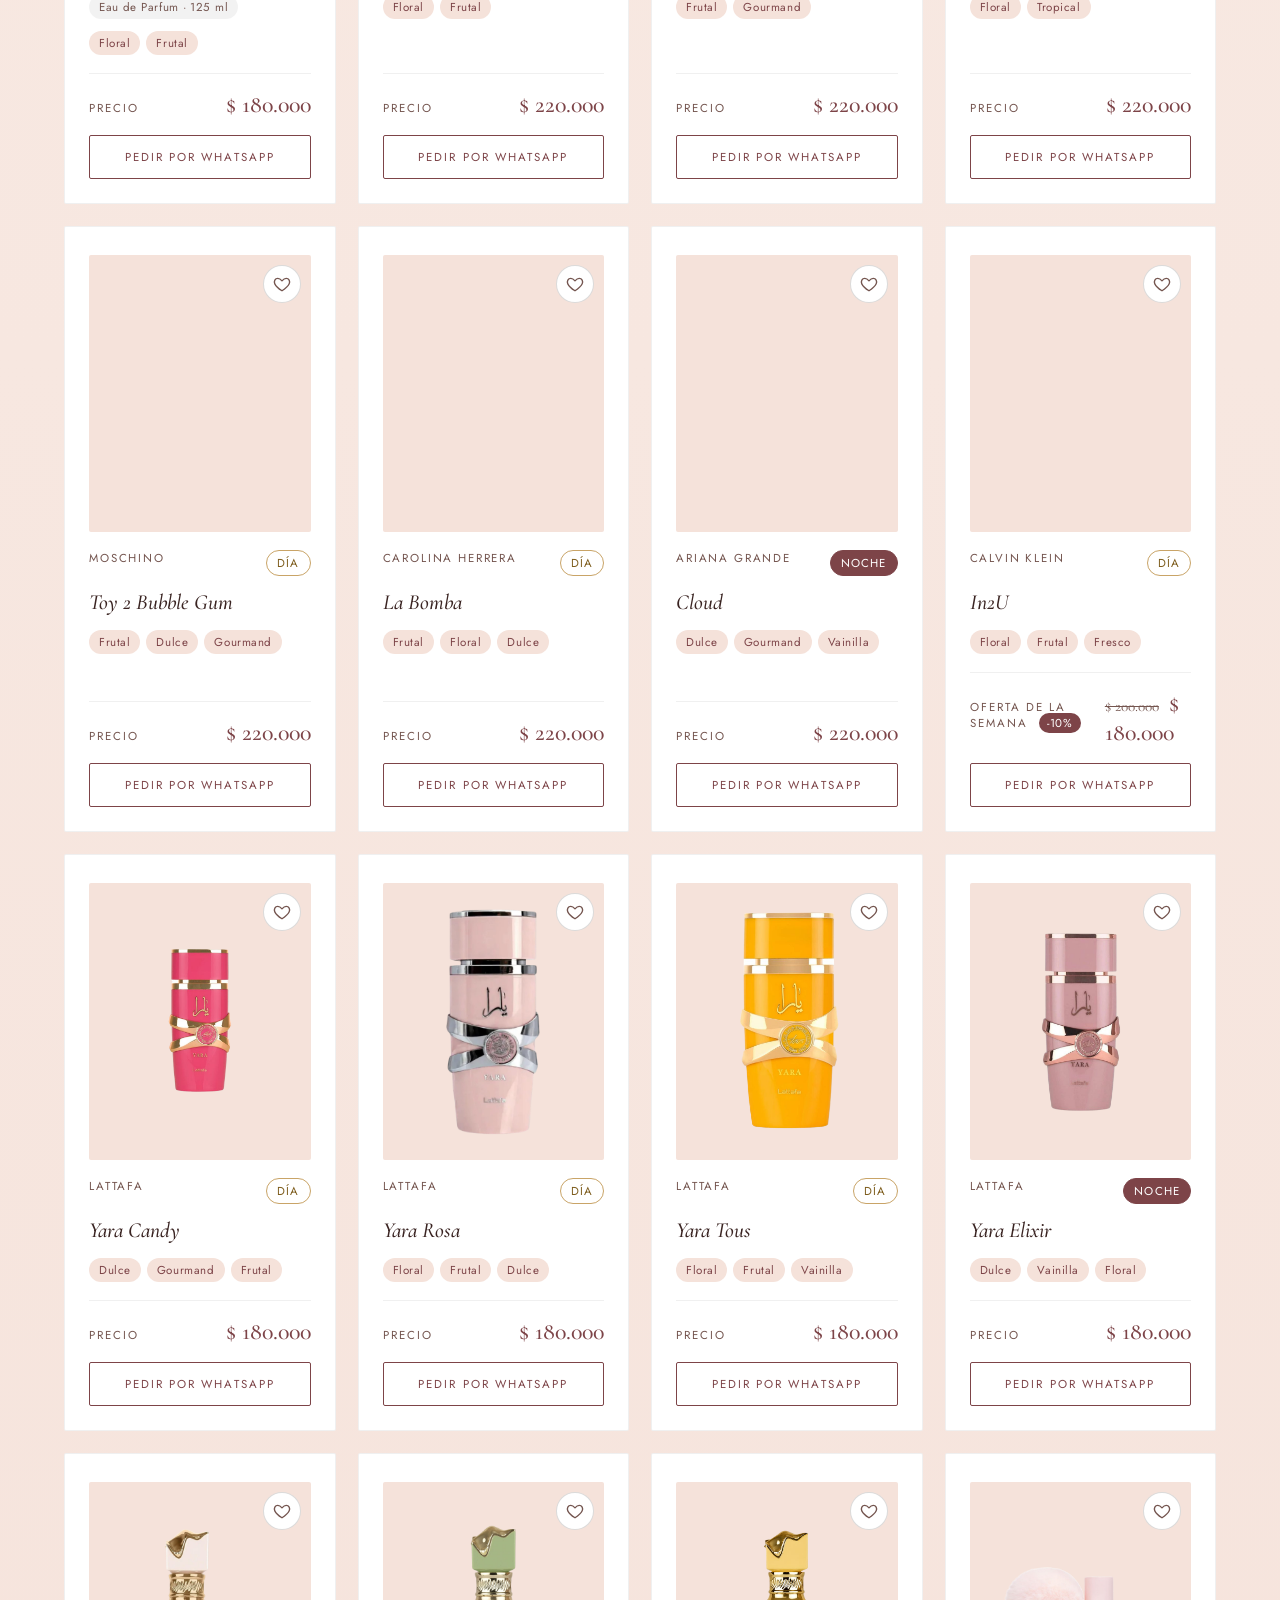
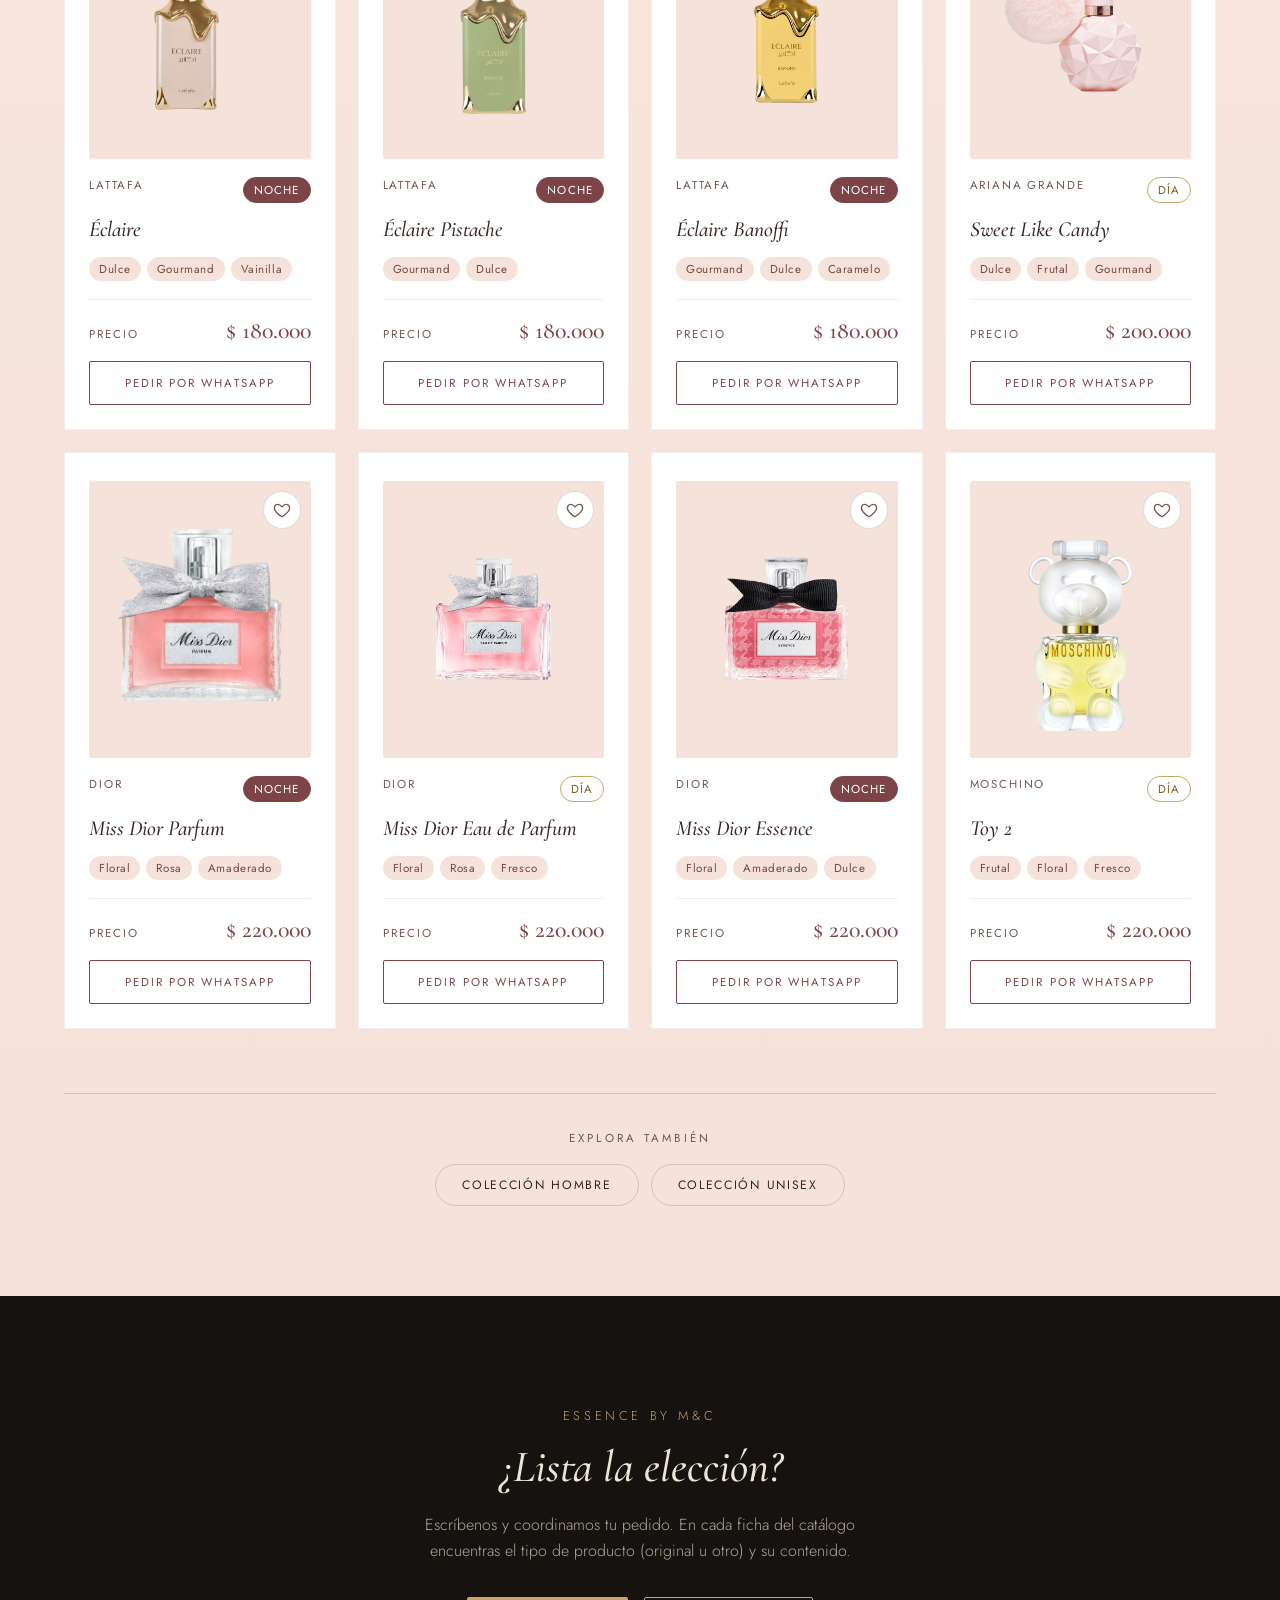
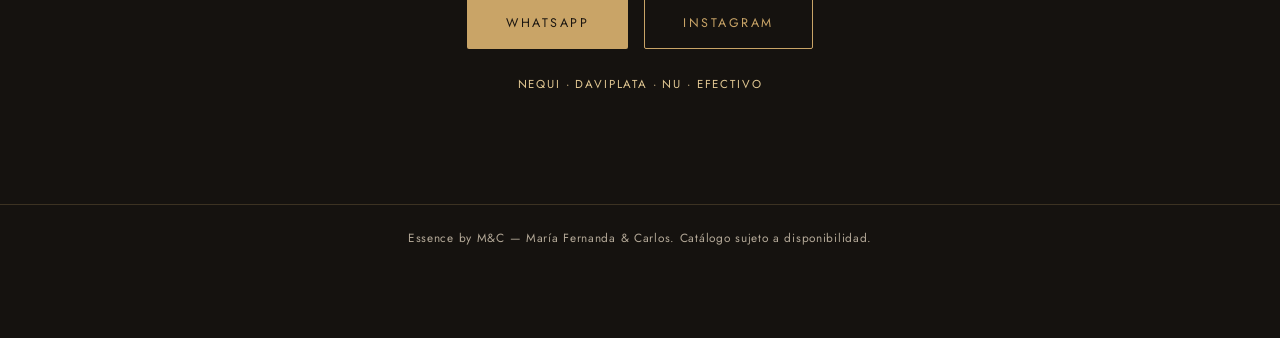
<file: mujer.html>
<!DOCTYPE html>
<html lang="es">
<head>
<meta charset="UTF-8">
<meta name="viewport" content="width=device-width, initial-scale=1.0">
<title>Perfumes para mujer en Colombia | Essence by M&amp;C</title>
<meta name="description" content="Catálogo de perfumes para mujer: Carolina Herrera, Lancôme, Chanel, Dior y más. Envíos a todo Colombia, pago contraentrega y atención personalizada.">
<meta property="og:type" content="website">
<meta property="og:site_name" content="Essence by M&amp;C">
<meta property="og:locale" content="es_CO">
<meta property="og:title" content="Perfumes para mujer en Colombia | Essence by M&amp;C">
<meta property="og:description" content="Catálogo de perfumes para mujer: Carolina Herrera, Lancôme, Chanel, Dior y más. Envíos a todo Colombia, pago contraentrega y atención personalizada.">
<meta property="og:image" content="https://essencebymc.github.io/EssenceByMC/img/og-portada.png">
<meta property="og:image:width" content="1200">
<meta property="og:image:height" content="630">
<meta name="twitter:card" content="summary_large_image">
<link rel="preconnect" href="https://fonts.googleapis.com">
<link rel="preconnect" href="https://fonts.gstatic.com" crossorigin>
<link href="https://fonts.googleapis.com/css2?family=Cormorant:ital,wght@0,400;0,500;0,600;1,400&family=Jost:wght@300;400;500;600&display=swap" rel="stylesheet">
<link rel="stylesheet" href="css/styles.css">
</head>
<body class="theme-mujer" data-genero="mujer">

<header class="nav">
  <a href="index.html" class="brand" aria-label="Essence by M&amp;C — inicio">Essence <span class="amp">&amp;</span> <span class="brand-mc">by M&amp;C</span></a>
  <nav class="nav-links" aria-label="Principal">
    <a href="mujer.html" aria-current="page">Mujer</a>
    <a href="hombre.html">Hombre</a>
    <a href="unisex.html">Unisex</a>
    <a href="index.html#preguntas">Preguntas</a>
    <a href="#contacto">Contacto</a>
  </nav>
</header>

<main>

  <section class="collection">
    <div class="collection-head">
      <p class="eyebrow">Colección</p>
      <h1>Perfumería Femenina</h1>
      <p class="collection-desc">Del brillo cítrico de una mañana a la calidez envolvente de la noche.</p>
    </div>

    <div class="filters">
      <input type="search" class="search" placeholder="Buscar fragancia o marca…" aria-label="Buscar en perfumería femenina">
      <div class="filter-row">
        <select class="filter-select" data-filter="marca" aria-label="Filtrar por marca">
          <option value="">Todas las marcas</option>
        </select>
        <div class="chip-group" data-filter="momento">
          <button class="chip active" data-value="">Todo momento</button>
          <button class="chip" data-value="dia">Día</button>
          <button class="chip" data-value="noche">Noche</button>
        </div>
      </div>
      <div class="chip-group notas-group" aria-label="Filtrar por familia olfativa"></div>
    </div>

    <h2 class="sr-only">Fragancias disponibles</h2>
    <div class="grid" id="grid"></div>
    <p class="empty-state" id="empty" hidden>No encontramos fragancias con esos filtros. Prueba con otra combinación.</p>

    <div class="explore">
      <p>Explora también</p>
      <div class="explore-links">
        <a class="pill" href="hombre.html">Colección Hombre</a>
        <a class="pill" href="unisex.html">Colección Unisex</a>
      </div>
    </div>
  </section>

  <section id="contacto" class="contact">
    <div class="contact-inner">
      <p class="eyebrow">Essence by M&amp;C</p>
      <h2>¿Lista la elección?</h2>
      <p>Escríbenos y coordinamos tu pedido. En cada ficha del catálogo encuentras el tipo de producto (original u otro) y su contenido.</p>
      <div class="contact-links">
        <a href="https://wa.me/573011754725" target="_blank" rel="noopener" class="btn btn-gold">WhatsApp</a>
        <a href="https://instagram.com/essence_bymc" target="_blank" rel="noopener" class="btn btn-outline">Instagram</a>
      </div>
      <p class="pagos">Nequi · Daviplata · Nu · Efectivo</p>
    </div>
  </section>

</main>

<footer class="footer">
  <p>Essence by M&amp;C — María Fernanda &amp; Carlos. Catálogo sujeto a disponibilidad.</p>
</footer>

<script src="js/data.js"></script>
<script src="js/script.js"></script>
</body>
</html>
</file>
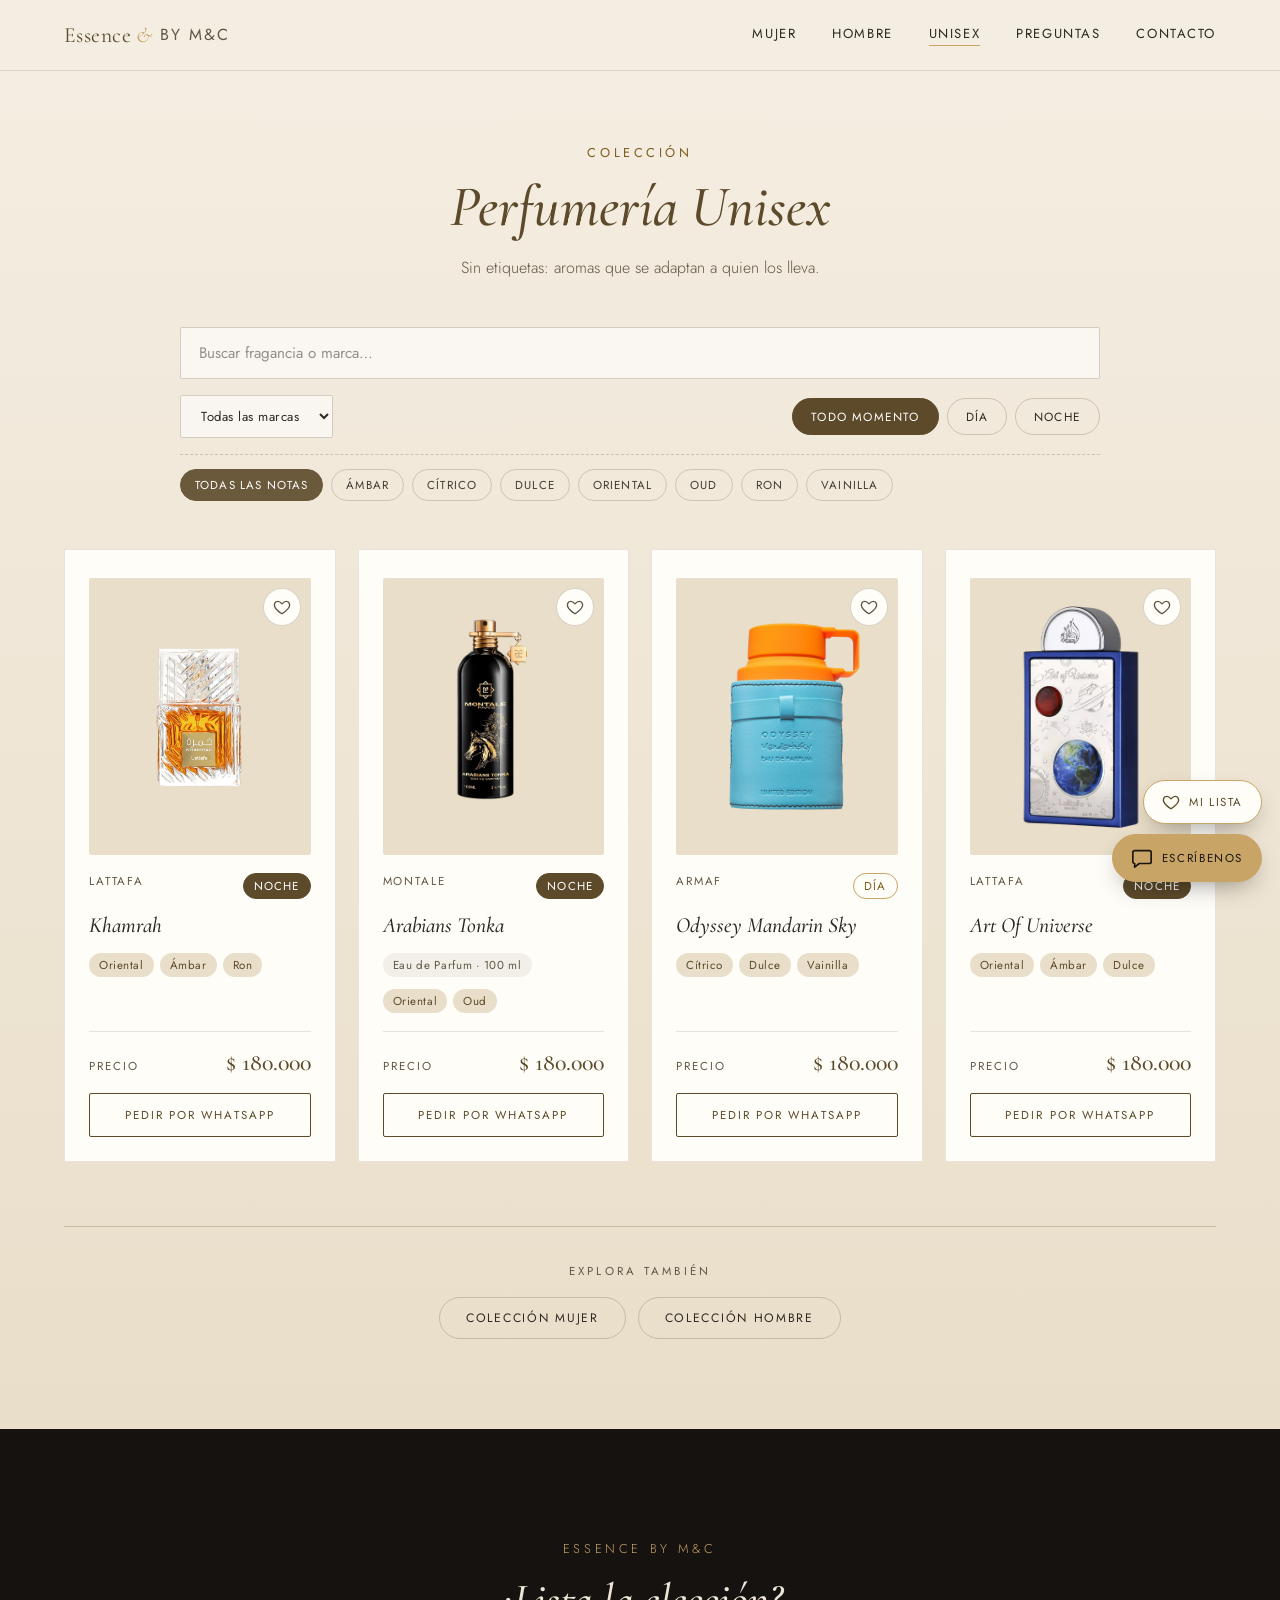
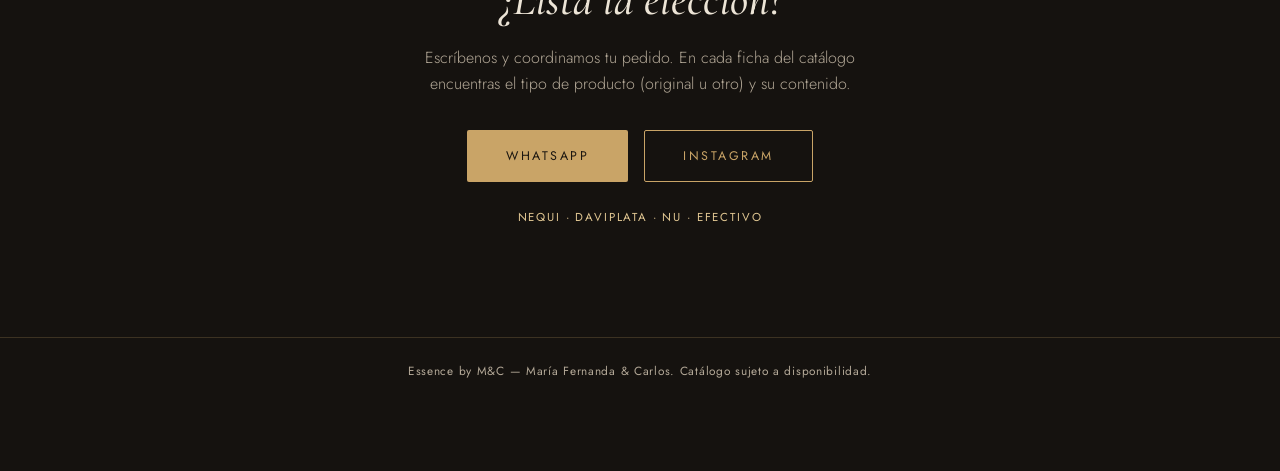
<file: unisex.html>
<!DOCTYPE html>
<html lang="es">
<head>
<meta charset="UTF-8">
<meta name="viewport" content="width=device-width, initial-scale=1.0">
<title>Perfumes unisex en Colombia | Essence by M&amp;C</title>
<meta name="description" content="Catálogo de perfumes unisex: Lattafa, Montale, Armaf y más. Envíos a todo Colombia, pago contraentrega y atención personalizada.">
<meta property="og:type" content="website">
<meta property="og:site_name" content="Essence by M&amp;C">
<meta property="og:locale" content="es_CO">
<meta property="og:title" content="Perfumes unisex en Colombia | Essence by M&amp;C">
<meta property="og:description" content="Catálogo de perfumes unisex: Lattafa, Montale, Armaf y más. Envíos a todo Colombia, pago contraentrega y atención personalizada.">
<meta property="og:image" content="https://essencebymc.github.io/EssenceByMC/img/og-portada.png">
<meta property="og:image:width" content="1200">
<meta property="og:image:height" content="630">
<meta name="twitter:card" content="summary_large_image">
<link rel="preconnect" href="https://fonts.googleapis.com">
<link rel="preconnect" href="https://fonts.gstatic.com" crossorigin>
<link href="https://fonts.googleapis.com/css2?family=Cormorant:ital,wght@0,400;0,500;0,600;1,400&family=Jost:wght@300;400;500;600&display=swap" rel="stylesheet">
<link rel="stylesheet" href="css/styles.css">
</head>
<body class="theme-unisex" data-genero="unisex">

<header class="nav">
  <a href="index.html" class="brand" aria-label="Essence by M&amp;C — inicio">Essence <span class="amp">&amp;</span> <span class="brand-mc">by M&amp;C</span></a>
  <nav class="nav-links" aria-label="Principal">
    <a href="mujer.html">Mujer</a>
    <a href="hombre.html">Hombre</a>
    <a href="unisex.html" aria-current="page">Unisex</a>
    <a href="index.html#preguntas">Preguntas</a>
    <a href="#contacto">Contacto</a>
  </nav>
</header>

<main>

  <section class="collection">
    <div class="collection-head">
      <p class="eyebrow">Colección</p>
      <h1>Perfumería Unisex</h1>
      <p class="collection-desc">Sin etiquetas: aromas que se adaptan a quien los lleva.</p>
    </div>

    <div class="filters">
      <input type="search" class="search" placeholder="Buscar fragancia o marca…" aria-label="Buscar en perfumería unisex">
      <div class="filter-row">
        <select class="filter-select" data-filter="marca" aria-label="Filtrar por marca">
          <option value="">Todas las marcas</option>
        </select>
        <div class="chip-group" data-filter="momento">
          <button class="chip active" data-value="">Todo momento</button>
          <button class="chip" data-value="dia">Día</button>
          <button class="chip" data-value="noche">Noche</button>
        </div>
      </div>
      <div class="chip-group notas-group" aria-label="Filtrar por familia olfativa"></div>
    </div>

    <h2 class="sr-only">Fragancias disponibles</h2>
    <div class="grid" id="grid"></div>
    <p class="empty-state" id="empty" hidden>No encontramos fragancias con esos filtros. Prueba con otra combinación.</p>

    <div class="explore">
      <p>Explora también</p>
      <div class="explore-links">
        <a class="pill" href="mujer.html">Colección Mujer</a>
        <a class="pill" href="hombre.html">Colección Hombre</a>
      </div>
    </div>
  </section>

  <section id="contacto" class="contact">
    <div class="contact-inner">
      <p class="eyebrow">Essence by M&amp;C</p>
      <h2>¿Lista la elección?</h2>
      <p>Escríbenos y coordinamos tu pedido. En cada ficha del catálogo encuentras el tipo de producto (original u otro) y su contenido.</p>
      <div class="contact-links">
        <a href="https://wa.me/573011754725" target="_blank" rel="noopener" class="btn btn-gold">WhatsApp</a>
        <a href="https://instagram.com/essence_bymc" target="_blank" rel="noopener" class="btn btn-outline">Instagram</a>
      </div>
      <p class="pagos">Nequi · Daviplata · Nu · Efectivo</p>
    </div>
  </section>

</main>

<footer class="footer">
  <p>Essence by M&amp;C — María Fernanda &amp; Carlos. Catálogo sujeto a disponibilidad.</p>
</footer>

<script src="js/data.js"></script>
<script src="js/script.js"></script>
</body>
</html>
</file>
<file: css/styles.css>
/* =========================================================
   Essence by M&C
   Tokens
   Tres temas, uno por colección (se activan con una clase en <body>):
     .theme-mujer   → blush #FBF1EC + rosa profundo #7D4448
     .theme-hombre  → ónix #15120F + oro #C9A467
     .theme-unisex  → arena #F4EDE1 + bronce #5C4A2A
     .theme-home    → portada (usa la paleta blush)
   El oro (#C9A467) es el hilo común entre las tres.
   Tipografía — Display: 'Cormorant' · Cuerpo/UI: 'Jost'
   ========================================================= */

:root{
  --gold: #c9a467;
  --gold-soft: #e2c893;
  --gold-text: #c9a467;      /* dorado para TEXTO: en fondos claros se oscurece (ver temas) */
  --door-gold: #f3e2b6;      /* dorado claro para el texto de las puertas */

  --onyx-bg: #15120f;
  --onyx-text: #ece4d6;
  --onyx-muted: #b3a897;
  --onyx-line: rgba(201,164,103,.22);

  --font-display: 'Cormorant', serif;
  --font-body: 'Jost', sans-serif;

  --radius: 2px;
  --transition: 260ms cubic-bezier(.4,0,.2,1);
}

/* ---------- Temas ---------- */
.theme-home,
.theme-mujer{
  --bg: #fbf1ec;
  --bg-2: #f5e2da;
  --card: #ffffff;
  --card-line: rgba(0,0,0,.06);
  --text: #3a2422;
  --muted: #74554f;
  --gold-text: #7d5c1c;
  --accent: #7d4448;
  --on-accent: #ffffff;
  --line: rgba(0,0,0,.14);
  --field-bg: rgba(255,255,255,.6);
  --nav-bg: rgba(251,241,236,.86);
  --tag-bg: #f5e2da;
  --tag-fg: #7d4448;
  --img-bg: #f5e2da;
  --ml-bg: rgba(0,0,0,.05);
  --shadow: rgba(125,68,72,.35);
}

.theme-hombre{
  --bg: #1c1713;
  --bg-2: #15120f;
  --card: #201b17;
  --card-line: rgba(201,164,103,.22);
  --text: #ece4d6;
  --muted: #b3a897;
  --accent: #c9a467;
  --on-accent: #1a1510;
  --line: rgba(201,164,103,.22);
  --field-bg: rgba(255,255,255,.04);
  --nav-bg: rgba(21,18,15,.88);
  --tag-bg: rgba(201,164,103,.1);
  --tag-fg: #e2c893;
  --img-bg: rgba(255,255,255,.03);
  --ml-bg: rgba(255,255,255,.06);
  --shadow: rgba(0,0,0,.6);
}

.theme-unisex{
  --bg: #f4ede1;
  --bg-2: #e9dec9;
  --card: #fffdf8;
  --card-line: rgba(92,74,42,.14);
  --text: #2e2a22;
  --muted: #615746;
  --gold-text: #7d5c1c;
  --accent: #5c4a2a;
  --on-accent: #ffffff;
  --line: rgba(92,74,42,.24);
  --field-bg: rgba(255,255,255,.6);
  --nav-bg: rgba(244,237,225,.88);
  --tag-bg: #e9dec9;
  --tag-fg: #5c4a2a;
  --img-bg: #e9dec9;
  --ml-bg: rgba(92,74,42,.08);
  --shadow: rgba(92,74,42,.35);
}

/* ---------- Base ---------- */
*{ box-sizing: border-box; }
html{ scroll-behavior: smooth; }
body{
  margin: 0;
  font-family: var(--font-body);
  background: var(--bg);
  color: var(--text);
  -webkit-font-smoothing: antialiased;
  overflow-x: hidden;
}

a{ color: inherit; text-decoration: none; }
h1,h2,h3{ font-family: var(--font-display); font-weight: 500; margin: 0; }
p{ margin: 0; }
button{ font-family: var(--font-body); cursor: pointer; }

::selection{ background: var(--gold); color: #15120f; }

:focus-visible{
  outline: 2px solid var(--gold);
  outline-offset: 3px;
}

@keyframes fadeUp{
  from{ opacity: 0; transform: translateY(14px); }
  to{ opacity: 1; transform: none; }
}

/* ---------- Nav ---------- */
.nav{
  position: sticky;
  top: 0;
  z-index: 50;
  display: flex;
  align-items: center;
  justify-content: space-between;
  padding: 22px clamp(20px, 5vw, 64px);
  background: var(--nav-bg);
  backdrop-filter: blur(10px);
  -webkit-backdrop-filter: blur(10px);
  border-bottom: 1px solid var(--card-line);
}
.brand{
  font-family: var(--font-display);
  font-size: 1.35rem;
  letter-spacing: .02em;
  color: var(--accent);
}
.brand .amp{ color: var(--gold); font-style: italic; }
.brand-mc{
  font-size: 1rem;
  font-family: var(--font-body);
  letter-spacing: .12em;
  text-transform: uppercase;
  vertical-align: 2px;
  margin-left: 2px;
  color: var(--muted);
}
.nav-links{ display: flex; gap: clamp(16px, 3vw, 36px); }
.nav-links a{
  font-size: .82rem;
  letter-spacing: .12em;
  text-transform: uppercase;
  color: var(--text);
  position: relative;
  padding-bottom: 3px;
}
.nav-links a::after{
  content: "";
  position: absolute; left: 0; bottom: 0;
  width: 0; height: 1px;
  background: var(--gold);
  transition: width var(--transition);
}
.nav-links a:hover::after,
.nav-links a[aria-current="page"]::after{ width: 100%; }

/* ---------- Botones ---------- */
.btn{
  position: relative;
  z-index: 0;
  overflow: hidden;
  display: inline-block;
  padding: 16px 38px;
  font-size: .78rem;
  letter-spacing: .2em;
  text-transform: uppercase;
  border-radius: var(--radius);
  border: 1px solid transparent;
  transition: color .35s ease, transform var(--transition);
}
/* Relleno que sube desde abajo al pasar el mouse */
.btn::before{
  content: "";
  position: absolute;
  inset: 0;
  z-index: -1;
  transform: translateY(101%);
  transition: transform .38s cubic-bezier(.4,0,.2,1);
}
.btn:hover{ transform: translateY(-2px); }
.btn:hover::before{ transform: none; }
.btn-gold{ background: var(--gold); color: #1a1510; }
.btn-gold::before{ background: var(--gold-soft); }
.btn-outline{ border-color: var(--gold); color: var(--gold); }
.btn-outline::before{ background: var(--gold); }
.btn-outline:hover{ color: #1a1510; }

/* =========================================================
   PORTADA
   ========================================================= */
.hero{
  position: relative;
  overflow: hidden;
  min-height: calc(100vh - 70px);
  display: flex;
  flex-direction: column;
  align-items: center;
  justify-content: center;
  text-align: center;
  padding: 64px 24px 40px;
  background:
    radial-gradient(ellipse at 20% 20%, rgba(201,164,103,.14), transparent 55%),
    radial-gradient(ellipse at 80% 75%, rgba(201,138,130,.18), transparent 55%),
    var(--bg);
}
.hero-inner{ animation: fadeUp .8s ease both; }
.hero-eyebrow{
  font-size: .78rem;
  letter-spacing: .28em;
  text-transform: uppercase;
  color: var(--muted);
  margin-bottom: 18px;
}
.hero-title-wrap{
  position: relative;
  padding: 26px 0;
}
.hero-title{
  position: relative;
  z-index: 1;
  font-size: clamp(3rem, 9vw, 6.5rem);
  line-height: .95;
  color: var(--accent);
  font-style: italic;
  /* halo del color de fondo para que el nombre se lea sobre las fotos */
  text-shadow: 0 0 22px var(--bg), 0 0 8px var(--bg);
}

/* ---------- Franja carrusel detrás del nombre ---------- */
.strip{
  position: absolute;
  z-index: 0;
  top: 50%;
  left: 50%;
  width: 100vw;
  transform: translate(-50%, -50%);
  overflow: hidden;
  pointer-events: none;
  -webkit-mask-image: linear-gradient(90deg, transparent, #000 14%, #000 86%, transparent);
          mask-image: linear-gradient(90deg, transparent, #000 14%, #000 86%, transparent);
}
.strip.is-photos{ height: 210px; }
.strip.is-text{ height: 90px; display: flex; align-items: center; }
.strip-track{
  display: flex;
  align-items: center;
  gap: 16px;
  width: max-content;
  animation: marquee 80s linear infinite;
}
@keyframes marquee{
  from{ transform: translateX(0); }
  to{ transform: translateX(-50%); }
}
.strip-photo{
  flex: 0 0 auto;
  display: block;
  height: 210px;
  aspect-ratio: 4 / 5;
  overflow: hidden;
  opacity: .5;
}
.strip-photo img{
  width: 100%;
  height: 100%;
  object-fit: contain;
  display: block;
}
.strip-name{
  flex: 0 0 auto;
  white-space: nowrap;
  font-family: var(--font-display);
  font-style: italic;
  font-size: 2.3rem;
  color: var(--gold);
  opacity: .42;
}
.strip-name em{
  font-family: var(--font-body);
  font-style: normal;
  font-size: .72rem;
  letter-spacing: .2em;
  text-transform: uppercase;
  vertical-align: middle;
  margin-left: 6px;
  color: var(--muted);
}
.strip-sep{ flex: 0 0 auto; color: var(--gold); opacity: .5; font-size: .8rem; }
.hero-title .amp{ color: var(--gold); }
.hero-sub{
  max-width: 480px;
  margin: 28px auto 0;
  font-size: 1.05rem;
  line-height: 1.6;
  font-weight: 300;
}

/* Las tres puertas: cada una lleva a su propia página */
.doors-label{
  margin-top: 48px;
  font-size: .72rem;
  letter-spacing: .28em;
  text-transform: uppercase;
  color: var(--gold-text);
  animation: fadeUp .8s .15s ease both;
}
.doors{
  margin: 18px auto 0;
  width: 100%;
  max-width: 960px;
  display: grid;
  grid-template-columns: repeat(3, 1fr);
  gap: 18px;
}
.door{
  position: relative;
  display: flex;
  flex-direction: column;
  align-items: center;
  justify-content: space-between;
  min-height: 230px;
  padding: 24px 22px 22px;
  border-radius: var(--radius);
  text-align: center;
  overflow: hidden;
  animation: fadeUp .8s ease both;
  transition: transform var(--transition), box-shadow var(--transition);
}
.door:nth-child(1){ animation-delay: .22s; }
.door:nth-child(2){ animation-delay: .32s; }
.door:nth-child(3){ animation-delay: .42s; }
.door::before{
  content: "";
  position: absolute;
  inset: 10px;
  border: 1px solid rgba(226,200,147,.45);
  pointer-events: none;
  transition: inset var(--transition), border-color var(--transition);
}
.door:hover{
  transform: translateY(-5px);
  box-shadow: 0 24px 44px -24px rgba(0,0,0,.55);
}
.door:hover::before{ inset: 6px; border-color: var(--gold); }
/* Destello de luz que cruza la puerta al pasar el mouse */
.door::after{
  content: "";
  position: absolute;
  top: 0; left: -70%;
  width: 40%; height: 100%;
  background: linear-gradient(100deg, transparent, rgba(255,255,255,.16), transparent);
  transform: skewX(-18deg);
  transition: left .9s ease;
  pointer-events: none;
}
.door:hover::after{ left: 135%; }

.door-mujer{  background: linear-gradient(160deg, #7d4448, #5f3235); color: #fff; }
.door-hombre{ background: linear-gradient(160deg, #201b17, #15120f); color: var(--onyx-text); }
.door-unisex{ background: linear-gradient(160deg, #5c4a2a, #3f321a); color: #f6ecd8; }

.door-num{
  font-family: var(--font-display);
  font-size: 1.1rem;
  letter-spacing: .2em;
  color: var(--door-gold);
}
.door-body{
  display: flex;
  flex-direction: column;
  align-items: center;
  gap: 8px;
}
.door-eyebrow{
  font-size: .82rem;
  letter-spacing: .28em;
  text-transform: uppercase;
  color: var(--door-gold);
}
.door-name{
  font-family: var(--font-display);
  font-style: italic;
  font-size: 2.9rem;
  line-height: 1;
}
.door-meta{
  font-size: .85rem;
  letter-spacing: .12em;
  text-transform: uppercase;
  opacity: .92;
  min-height: 1em;
}
.door-go{
  display: flex;
  align-items: center;
  gap: 12px;
  font-size: .85rem;
  letter-spacing: .18em;
  text-transform: uppercase;
  color: var(--door-gold);
}
.door-line{
  display: block;
  width: 24px;
  height: 1px;
  background: currentColor;
  position: relative;
  transition: width var(--transition);
}
.door-line::after{               /* punta de flecha */
  content: "";
  position: absolute;
  right: 0; top: -3px;
  width: 6px; height: 6px;
  border-top: 1px solid currentColor;
  border-right: 1px solid currentColor;
  transform: rotate(45deg);
}
.door:hover .door-line{ width: 52px; }

.hero-badges{
  margin-top: 56px;
  display: flex;
  gap: clamp(20px, 5vw, 48px);
  flex-wrap: wrap;
  justify-content: center;
  font-size: .72rem;
  letter-spacing: .18em;
  text-transform: uppercase;
  color: var(--muted);
}
.hero-badges span{ position: relative; padding-left: 18px; }
.hero-badges span::before{
  content: "";
  position: absolute; left: 0; top: 50%;
  transform: translateY(-50%);
  width: 6px; height: 6px;
  border-radius: 50%;
  background: var(--gold);
}

/* =========================================================
   PÁGINAS DE COLECCIÓN
   ========================================================= */
.collection{
  padding: 72px clamp(20px, 5vw, 64px) 90px;
  background: linear-gradient(180deg, var(--bg) 0%, var(--bg-2) 100%);
}
.collection-head{
  max-width: 640px;
  margin: 0 auto 48px;
  text-align: center;
  animation: fadeUp .7s ease both;
}
.eyebrow{
  font-size: .8rem;
  letter-spacing: .28em;
  text-transform: uppercase;
  color: var(--gold-text);
  margin-bottom: 10px;
}
.collection-head h1{
  font-size: clamp(2.4rem, 6vw, 3.6rem);
  font-style: italic;
  color: var(--accent);
}
.collection-desc{
  margin-top: 14px;
  font-weight: 300;
  font-size: 1rem;
  color: var(--muted);
}

/* ---------- Filtros ---------- */
.filters{
  max-width: 920px;
  margin: 0 auto 48px;
  display: flex;
  flex-direction: column;
  gap: 16px;
}
.search{
  width: 100%;
  padding: 14px 18px;
  font-family: var(--font-body);
  font-size: .95rem;
  border: 1px solid var(--line);
  background: var(--field-bg);
  border-radius: var(--radius);
  color: var(--text);
  transition: border-color var(--transition);
}
.search:focus{ border-color: var(--gold); outline: none; }
.search::placeholder{ color: inherit; opacity: .5; }

.filter-row{
  display: flex;
  gap: 14px;
  flex-wrap: wrap;
  align-items: center;
  justify-content: space-between;
}
.filter-select{
  padding: 10px 16px;
  font-family: var(--font-body);
  font-size: .82rem;
  letter-spacing: .04em;
  border: 1px solid var(--line);
  background: var(--field-bg);
  border-radius: var(--radius);
  color: var(--text);
}
.filter-select option{ color: #000; background: #fff; }

.chip-group{ display: flex; gap: 8px; flex-wrap: wrap; }
.chip{
  padding: 9px 18px;
  font-size: .74rem;
  letter-spacing: .1em;
  text-transform: uppercase;
  border-radius: 999px;
  border: 1px solid var(--line);
  background: transparent;
  color: inherit;
  transition: background var(--transition), color var(--transition), border-color var(--transition);
}
.chip:hover{ border-color: var(--gold); }
.chip.active{
  background: var(--accent);
  border-color: var(--accent);
  color: var(--on-accent);
}
.notas-group{ padding-top: 14px; border-top: 1px dashed var(--line); }
.notas-group .chip{ font-size: .72rem; padding: 7px 14px; opacity: .9; }

/* ---------- Grid & tarjetas ---------- */
.grid{
  max-width: 1200px;
  margin: 0 auto;
  display: grid;
  grid-template-columns: repeat(auto-fill, minmax(260px, 1fr));
  gap: 22px;
}
.card{
  position: relative;
  background: var(--card);
  border-radius: var(--radius);
  padding: 28px 24px 24px;
  border: 1px solid var(--card-line);
  transition: transform var(--transition), box-shadow var(--transition), border-color var(--transition);
}
.card:hover{
  transform: translateY(-4px);
  border-color: var(--gold);
  box-shadow: 0 18px 40px -22px var(--shadow);
}

.card-img{
  width: 100%;
  aspect-ratio: 4 / 5;
  border-radius: var(--radius);
  overflow: hidden;
  margin-bottom: 18px;
  background: var(--img-bg);
}
.card-img img{
  width: 100%;
  height: 100%;
  object-fit: contain;        /* frasco completo, sin recortar */
  padding: 6%;
  display: block;
  transition: transform 420ms cubic-bezier(.4,0,.2,1);
}
.card:hover .card-img img{ transform: scale(1.045); }

.card-img-placeholder{
  display: flex;
  flex-direction: column;
  align-items: center;
  justify-content: center;
  gap: 8px;
  border: 1px dashed var(--line);
  color: var(--muted);
}
.placeholder-icon{ font-size: 1.3rem; color: var(--gold); }
.placeholder-text{
  font-size: .72rem;
  letter-spacing: .1em;
  text-transform: uppercase;
}

.card-top{
  display: flex;
  align-items: flex-start;
  justify-content: space-between;
  gap: 12px;
  margin-bottom: 14px;
}
.card-marca{
  font-size: .72rem;
  letter-spacing: .16em;
  text-transform: uppercase;
  color: var(--muted);
}

.momento-badge{
  flex-shrink: 0;
  font-size: .72rem;
  letter-spacing: .1em;
  text-transform: uppercase;
  padding: 4px 10px;
  border-radius: 999px;
  border: 1px solid var(--gold);
  color: var(--gold-text);
  white-space: nowrap;
}
.momento-badge.noche{
  background: var(--accent);
  border-color: var(--accent);
  color: var(--on-accent);
}

.card-nombre{
  font-size: 1.35rem;
  font-style: italic;
  margin-bottom: 14px;
  line-height: 1.2;
}

.card-meta{
  display: flex;
  gap: 8px;
  flex-wrap: wrap;
  margin-bottom: 12px;
}
.ml-badge{
  font-size: .72rem;
  letter-spacing: .06em;
  padding: 4px 10px;
  border-radius: 999px;
  background: var(--ml-bg);
  color: var(--muted);
}

.card-notas{ display: flex; gap: 6px; flex-wrap: wrap; }
.nota-tag{
  font-size: .72rem;
  letter-spacing: .05em;
  padding: 4px 10px;
  border-radius: 999px;
  background: var(--tag-bg);
  color: var(--tag-fg);
}

/* Precio: siempre al fondo de la tarjeta, aunque las tarjetas tengan alturas distintas */
.card{ display: flex; flex-direction: column; }
.card-precio{
  margin-top: auto;
  padding-top: 16px;
  display: flex;
  align-items: baseline;
  justify-content: space-between;
  gap: 12px;
}
.card-notas{ margin-bottom: 18px; }
.card-precio{ border-top: 1px solid var(--card-line); }
.precio-label{
  font-size: .72rem;
  letter-spacing: .18em;
  text-transform: uppercase;
  color: var(--muted);
}
.precio-valor{
  font-family: var(--font-display);
  font-size: 1.5rem;
  font-weight: 500;
  color: var(--accent);
}
.sin-precio .precio-valor{
  font-family: var(--font-body);
  font-size: .78rem;
  letter-spacing: .08em;
  text-transform: uppercase;
  font-weight: 400;
  color: var(--muted);
}

.card.destacado::before{
  content: "Favorito";
  position: absolute;
  top: 12px; right: 14px;
  font-size: .72rem;
  letter-spacing: .1em;
  text-transform: uppercase;
  color: var(--gold-text);
}

.empty-state{
  text-align: center;
  padding: 40px 0;
  color: var(--muted);
  font-style: italic;
  font-family: var(--font-display);
  font-size: 1.15rem;
}

/* Enlaces a las otras colecciones */
.explore{
  max-width: 1200px;
  margin: 64px auto 0;
  padding-top: 36px;
  border-top: 1px solid var(--line);
  text-align: center;
}
.explore p{
  font-size: .72rem;
  letter-spacing: .28em;
  text-transform: uppercase;
  color: var(--muted);
  margin-bottom: 18px;
}
.explore-links{ display: flex; gap: 12px; justify-content: center; flex-wrap: wrap; }
.pill{
  padding: 11px 26px;
  font-size: .76rem;
  letter-spacing: .14em;
  text-transform: uppercase;
  border-radius: 999px;
  border: 1px solid var(--line);
  transition: border-color var(--transition), background var(--transition), color var(--transition);
}
.pill:hover{ border-color: var(--gold); background: var(--accent); color: var(--on-accent); }

/* ---------- Contacto ---------- */
.contact{
  background: var(--onyx-bg);
  color: var(--onyx-text);
  padding: 110px 24px;
  text-align: center;
}
.contact-inner{ max-width: 480px; margin: 0 auto; }
.contact .eyebrow{ color: var(--gold); }
.contact h2{ font-size: clamp(2rem, 5vw, 2.8rem); font-style: italic; margin: 14px 0 18px; }
.contact p{ color: var(--onyx-muted); font-weight: 300; line-height: 1.6; }
.contact-links{
  margin-top: 34px;
  display: flex;
  gap: 16px;
  justify-content: center;
  flex-wrap: wrap;
}

/* ---------- Footer ---------- */
.footer{
  background: var(--onyx-bg);
  color: var(--onyx-muted);
  text-align: center;
  font-size: .74rem;
  letter-spacing: .06em;
  padding: 24px 24px 92px;
  border-top: 1px solid var(--onyx-line);
}


/* =========================================================
   PEDIDOS: botón en tarjeta, corazón, tipo
   ========================================================= */
.card-media{ position: relative; }

.fav-btn{
  position: absolute;
  top: 10px; right: 10px;
  width: 38px; height: 38px;
  display: grid;
  place-items: center;
  border-radius: 50%;
  border: 1px solid var(--line);
  background: var(--card);
  color: var(--muted);
  padding: 0;
  transition: transform var(--transition), color var(--transition), border-color var(--transition), background var(--transition);
}
.fav-btn svg{ fill: none; stroke: currentColor; stroke-width: 1.8; stroke-linejoin: round; }
.fav-btn:hover{ transform: scale(1.08); border-color: var(--gold); color: var(--accent); }
.fav-btn[aria-pressed="true"]{ background: var(--accent); border-color: var(--accent); color: var(--on-accent); }
.fav-btn[aria-pressed="true"] svg{ fill: currentColor; }

.btn-pedir{
  display: block;
  margin-top: 16px;
  padding: 13px 16px;
  text-align: center;
  font-size: .72rem;
  letter-spacing: .18em;
  text-transform: uppercase;
  border-radius: var(--radius);
  border: 1px solid var(--accent);
  color: var(--accent);
  transition: background var(--transition), color var(--transition), transform var(--transition);
}
.btn-pedir:hover{ background: var(--accent); color: var(--on-accent); transform: translateY(-1px); }

.tipo-badge{
  font-size: .72rem;
  letter-spacing: .1em;
  text-transform: uppercase;
  padding: 4px 10px;
  border-radius: 999px;
  border: 1px solid var(--gold);
  color: var(--accent);
}
.theme-hombre .tipo-badge{ color: var(--gold-soft); }

.select-group{ display: flex; gap: 10px; flex-wrap: wrap; }

/* ---------- Dock flotante (Mi lista + WhatsApp) ---------- */
.dock{
  position: fixed;
  right: 18px; bottom: 18px;
  z-index: 60;
  display: flex;
  flex-direction: column;
  align-items: flex-end;
  gap: 10px;
}
.dock-list, .dock-wa{
  display: inline-flex;
  align-items: center;
  gap: 9px;
  padding: 12px 18px;
  border-radius: 999px;
  font-size: .72rem;
  letter-spacing: .14em;
  text-transform: uppercase;
  box-shadow: 0 10px 26px -10px rgba(0,0,0,.45);
  transition: transform var(--transition), background var(--transition);
}
.dock-list:hover, .dock-wa:hover{ transform: translateY(-2px); }
.dock-list{
  background: var(--card);
  color: var(--accent);
  border: 1px solid var(--gold);
}
.dock-list svg{ fill: none; stroke: currentColor; stroke-width: 1.8; stroke-linejoin: round; }
.dock-list.tiene-items svg{ fill: currentColor; }
.dock-count{
  min-width: 20px; height: 20px;
  padding: 0 6px;
  display: inline-grid;
  place-items: center;
  border-radius: 999px;
  background: var(--accent);
  color: var(--on-accent);
  font-size: .72rem;
  letter-spacing: 0;
}
.dock-count[hidden]{ display: none; }
.dock-wa{
  background: var(--gold);
  color: #1a1510;
  border: 1px solid var(--gold);
}
.dock-wa:hover{ background: var(--gold-soft); }
.dock-wa svg{ fill: none; stroke: currentColor; stroke-width: 1.8; stroke-linejoin: round; }

/* ---------- Panel "Mi lista" ---------- */
.drawer-backdrop{
  position: fixed; inset: 0;
  z-index: 70;
  background: rgba(15,12,10,.55);
}
.drawer-backdrop[hidden], .drawer[hidden]{ display: none; }
.drawer{
  position: fixed;
  top: 0; right: 0; bottom: 0;
  z-index: 80;
  width: min(420px, 100%);
  display: flex;
  flex-direction: column;
  background: var(--bg);
  color: var(--text);
  border-left: 1px solid var(--line);
  box-shadow: -20px 0 50px -20px rgba(0,0,0,.5);
  animation: slideIn .28s cubic-bezier(.4,0,.2,1) both;
}
@keyframes slideIn{ from{ transform: translateX(30px); opacity: 0; } to{ transform: none; opacity: 1; } }
.drawer-head{
  display: flex; align-items: center; justify-content: space-between;
  padding: 22px 24px;
  border-bottom: 1px solid var(--line);
}
.drawer-head h2{ font-size: 1.8rem; font-style: italic; color: var(--accent); }
.drawer-close{
  width: 36px; height: 36px;
  border-radius: 50%;
  border: 1px solid var(--line);
  background: transparent;
  color: var(--text);
}
.drawer-close:hover{ border-color: var(--gold); }
.drawer-items{
  list-style: none;
  margin: 0; padding: 8px 24px;
  flex: 1;
  overflow-y: auto;
}
.drawer-items li{
  display: flex; align-items: center; justify-content: space-between; gap: 14px;
  padding: 14px 0;
  border-bottom: 1px solid var(--card-line);
}
.drawer-item-name{ display: flex; flex-direction: column; gap: 3px; }
.drawer-item-name strong{ font-family: var(--font-display); font-style: italic; font-weight: 500; font-size: 1.2rem; }
.drawer-item-name small{ font-size: .72rem; letter-spacing: .16em; text-transform: uppercase; color: var(--muted); }
.drawer-quitar{
  flex-shrink: 0;
  background: none; border: 0;
  font-size: .72rem; letter-spacing: .12em; text-transform: uppercase;
  color: var(--muted);
  text-decoration: underline;
  text-underline-offset: 3px;
}
.drawer-quitar:hover{ color: var(--accent); }
.drawer-empty{
  flex: 1;
  padding: 32px 24px;
  color: var(--muted);
  line-height: 1.6;
  font-weight: 300;
}
.drawer-empty[hidden], .drawer-foot[hidden]{ display: none; }
.drawer-foot{
  padding: 18px 24px 24px;
  border-top: 1px solid var(--line);
  display: flex; flex-direction: column; gap: 12px; align-items: stretch;
  text-align: center;
}
.drawer-clear{
  background: none; border: 0;
  font-size: .72rem; letter-spacing: .14em; text-transform: uppercase;
  color: var(--muted);
}
.drawer-clear:hover{ color: var(--accent); }
body.drawer-open{ overflow: hidden; }

/* =========================================================
   PORTADA: confianza, favoritos, preguntas
   ========================================================= */
.section-head{
  max-width: 640px;
  margin: 0 auto 40px;
  text-align: center;
}
.section-head h2{ font-size: clamp(2rem, 4.5vw, 2.8rem); font-style: italic; color: var(--accent); }
.section-head p:not(.eyebrow){ margin-top: 12px; color: var(--muted); font-weight: 300; }

.trust{
  background: var(--bg-2);
  padding: 44px clamp(20px, 5vw, 64px);
  border-top: 1px solid var(--card-line);
  border-bottom: 1px solid var(--card-line);
}
.trust-list{
  max-width: 1100px;
  margin: 0 auto;
  padding: 0;
  list-style: none;
  display: grid;
  grid-template-columns: repeat(4, 1fr);
  gap: 28px 24px;
  text-align: center;
}
.trust-list li{ display: flex; flex-direction: column; gap: 6px; align-items: center; }
.trust-mark{ color: var(--gold); font-size: .9rem; }
.trust-list strong{
  font-family: var(--font-display);
  font-style: italic;
  font-weight: 500;
  font-size: 1.35rem;
  color: var(--accent);
  line-height: 1.15;
}
.trust-list span:not(.trust-mark){ font-size: .8rem; color: var(--muted); letter-spacing: .04em; line-height: 1.5; }

.favoritos{ padding: 84px clamp(20px, 5vw, 64px) 70px; background: var(--bg); }
.favoritos[hidden]{ display: none; }
.top-grid{
  max-width: 1100px;
  margin: 0 auto;
  display: grid;
  grid-template-columns: repeat(auto-fill, minmax(200px, 1fr));
  gap: 22px;
}
.top-card{
  display: flex;
  flex-direction: column;
  gap: 6px;
  padding: 14px 14px 18px;
  background: var(--card);
  border: 1px solid var(--card-line);
  border-radius: var(--radius);
  transition: transform var(--transition), border-color var(--transition), box-shadow var(--transition);
}
.top-card:hover{ transform: translateY(-4px); border-color: var(--gold); box-shadow: 0 18px 40px -22px var(--shadow); }
.top-card .card-img{ margin-bottom: 10px; }
.top-marca{ font-size: .72rem; letter-spacing: .16em; text-transform: uppercase; color: var(--muted); }
.top-nombre{ font-family: var(--font-display); font-style: italic; font-size: 1.3rem; line-height: 1.2; color: var(--text); }

.faq{ padding: 70px clamp(20px, 5vw, 64px) 96px; background: var(--bg-2); }
.faq-list{ max-width: 760px; margin: 0 auto; }
.faq-list details{ border-bottom: 1px solid var(--line); }
.faq-list summary{
  list-style: none;
  cursor: pointer;
  padding: 20px 36px 20px 0;
  position: relative;
  font-family: var(--font-display);
  font-size: 1.35rem;
  font-style: italic;
  color: var(--text);
}
.faq-list summary::-webkit-details-marker{ display: none; }
.faq-list summary::after{
  content: "+";
  position: absolute; right: 4px; top: 50%;
  transform: translateY(-50%);
  font-family: var(--font-body);
  font-style: normal;
  font-size: 1.4rem;
  color: var(--gold);
  transition: transform var(--transition);
}
.faq-list details[open] summary::after{ transform: translateY(-50%) rotate(45deg); }
.faq-list summary:hover{ color: var(--accent); }
.faq-list p{ padding: 0 0 22px; color: var(--muted); line-height: 1.7; font-weight: 300; max-width: 62ch; }

.contact .pagos, .pagos{
  margin-top: 26px;
  font-size: .72rem;
  letter-spacing: .16em;
  text-transform: uppercase;
  color: var(--gold-soft);
}
.contact p.pagos{ color: var(--gold-soft); font-weight: 400; }


/* ---------- Oferta de la semana ---------- */
.oferta{
  padding: 84px clamp(20px, 5vw, 64px) 40px;
  background: linear-gradient(180deg, var(--bg-2), var(--bg));
}
.oferta[hidden]{ display: none; }
.oferta-grid{
  max-width: 820px;
  margin: 0 auto;
  display: grid;
  grid-template-columns: repeat(2, 1fr);
  gap: 22px;
}
.oferta-card .top-nombre{ font-size: 1.5rem; }
.oferta-precios{ display: flex; align-items: baseline; gap: 10px; flex-wrap: wrap; margin-top: 4px; }
.oferta-precios s{ color: var(--muted); font-size: .95rem; }
.oferta-precios strong{ font-family: var(--font-display); font-weight: 500; font-size: 1.7rem; color: var(--accent); }
.oferta-precios em{
  font-style: normal;
  font-size: .78rem;
  letter-spacing: .08em;
  padding: 3px 9px;
  border-radius: 999px;
  background: var(--accent);
  color: var(--on-accent);
}
.oferta-card .oferta-precios{ margin-bottom: 12px; }
.oferta-card .btn-pedir{ margin-top: auto; }
.oferta-combo{
  grid-column: 1 / -1;
  text-align: center;
  padding: 34px 24px;
  background: var(--card);
  border: 1px solid var(--gold);
  border-radius: var(--radius);
  display: flex; flex-direction: column; align-items: center; gap: 10px;
}
.oferta-combo h3{ font-size: 2.1rem; font-style: italic; color: var(--accent); }
.oferta-precios-grande{ justify-content: center; }
.oferta-precios-grande strong{ font-size: 2.4rem; }
.oferta-combo p{ color: var(--muted); }
.oferta-combo .btn{ margin-top: 8px; }
.en-oferta .precio-valor s{ color: var(--muted); font-size: .95rem; font-weight: 400; margin-right: 4px; }
.oferta-pct{
  font-style: normal;
  margin-left: 6px;
  padding: 2px 8px;
  border-radius: 999px;
  background: var(--accent);
  color: var(--on-accent);
  letter-spacing: .06em;
}


/* Texto solo para lectores de pantalla y buscadores (mantiene el orden de los encabezados) */
.sr-only{
  position: absolute;
  width: 1px; height: 1px;
  margin: -1px; padding: 0;
  overflow: hidden;
  clip: rect(0 0 0 0);
  white-space: nowrap;
  border: 0;
}

/* ---------- Buscador general (portada) ---------- */
.buscador{
  width: 100%;
  max-width: 520px;
  margin: 40px auto 0;
  text-align: left;
}
.buscador-label{
  display: block;
  margin-bottom: 10px;
  text-align: center;
  font-size: .8rem;
  letter-spacing: .2em;
  text-transform: uppercase;
  color: var(--gold-text);
}
.buscador input{
  width: 100%;
  padding: 15px 20px;
  font-family: var(--font-body);
  font-size: 1rem;
  border: 1px solid var(--line);
  border-radius: 999px;
  background: var(--field-bg);
  color: var(--text);
  transition: border-color var(--transition), box-shadow var(--transition);
}
.buscador input:focus{ outline: none; border-color: var(--gold); box-shadow: 0 0 0 3px rgba(201,164,103,.25); }
.buscador input::placeholder{ color: var(--muted); }
.buscador-resultados{
  list-style: none;
  margin: 10px 0 0;
  padding: 6px;
  background: var(--card);
  border: 1px solid var(--card-line);
  border-radius: var(--radius);
  box-shadow: 0 18px 40px -24px var(--shadow);
}
.buscador-resultados[hidden]{ display: none; }
.buscador-resultados a{
  display: flex;
  justify-content: space-between;
  align-items: baseline;
  gap: 14px;
  padding: 11px 14px;
  border-radius: var(--radius);
}
.buscador-resultados a:hover, .buscador-resultados a:focus-visible{ background: var(--bg-2); }
.res-nombre{ font-family: var(--font-display); font-style: italic; font-size: 1.2rem; }
.res-meta{ font-size: .75rem; letter-spacing: .08em; text-transform: uppercase; color: var(--muted); text-align: right; }
.res-vacio{ padding: 14px; color: var(--muted); font-size: .9rem; line-height: 1.5; }

/* ---------- Responsive ---------- */
@media (max-width: 760px){
  .doors{ grid-template-columns: 1fr; max-width: 420px; }
  .door{ min-height: 180px; padding: 20px 16px; }
  .door-name{ font-size: 2.5rem; }
  .strip.is-photos{ height: 150px; }
  .strip-photo{ height: 150px; }
}
@media (max-width: 860px){
  .trust-list{ grid-template-columns: repeat(2, 1fr); }
}
@media (max-width: 640px){
  .dock{ right: 12px; bottom: 12px; }
  .dock-wa span{ display: none; }
  .dock-wa{ padding: 13px; }
  .trust-list{ gap: 26px 14px; }
  .trust-list strong{ font-size: 1.15rem; }
  .top-grid{ grid-template-columns: repeat(2, 1fr); gap: 12px; }
  .oferta-grid{ gap: 12px; }
  .oferta-precios strong{ font-size: 1.35rem; }
  .oferta-precios-grande strong{ font-size: 2rem; }
  .top-card{ padding: 10px 10px 14px; }
  .top-nombre{ font-size: 1.1rem; }
  .faq-list summary{ font-size: 1.15rem; }
  .nav{ flex-direction: column; gap: 10px; padding: 14px 18px; }
  .nav-links{ gap: 8px 16px; flex-wrap: wrap; justify-content: center; }
  .nav-links a{ font-size: .72rem; letter-spacing: .1em; }
  .hero{ min-height: auto; padding: 48px 18px 40px; }
  .res-meta{ display: none; }
  .collection{ padding-top: 48px; }
  .filter-row{ flex-direction: column; align-items: stretch; }
  .filter-select{ width: 100%; }
}

/* ---------- Movimiento reducido ---------- */
@media (prefers-reduced-motion: reduce){
  html{ scroll-behavior: auto; }
  *, *::before, *::after{
    transition-duration: .01ms !important;
    animation-duration: .01ms !important;
    animation-delay: 0s !important;
    animation-iteration-count: 1 !important;
  }
  .strip-track{ animation: none !important; }
  .drawer{ animation: none !important; }
}
</file>
